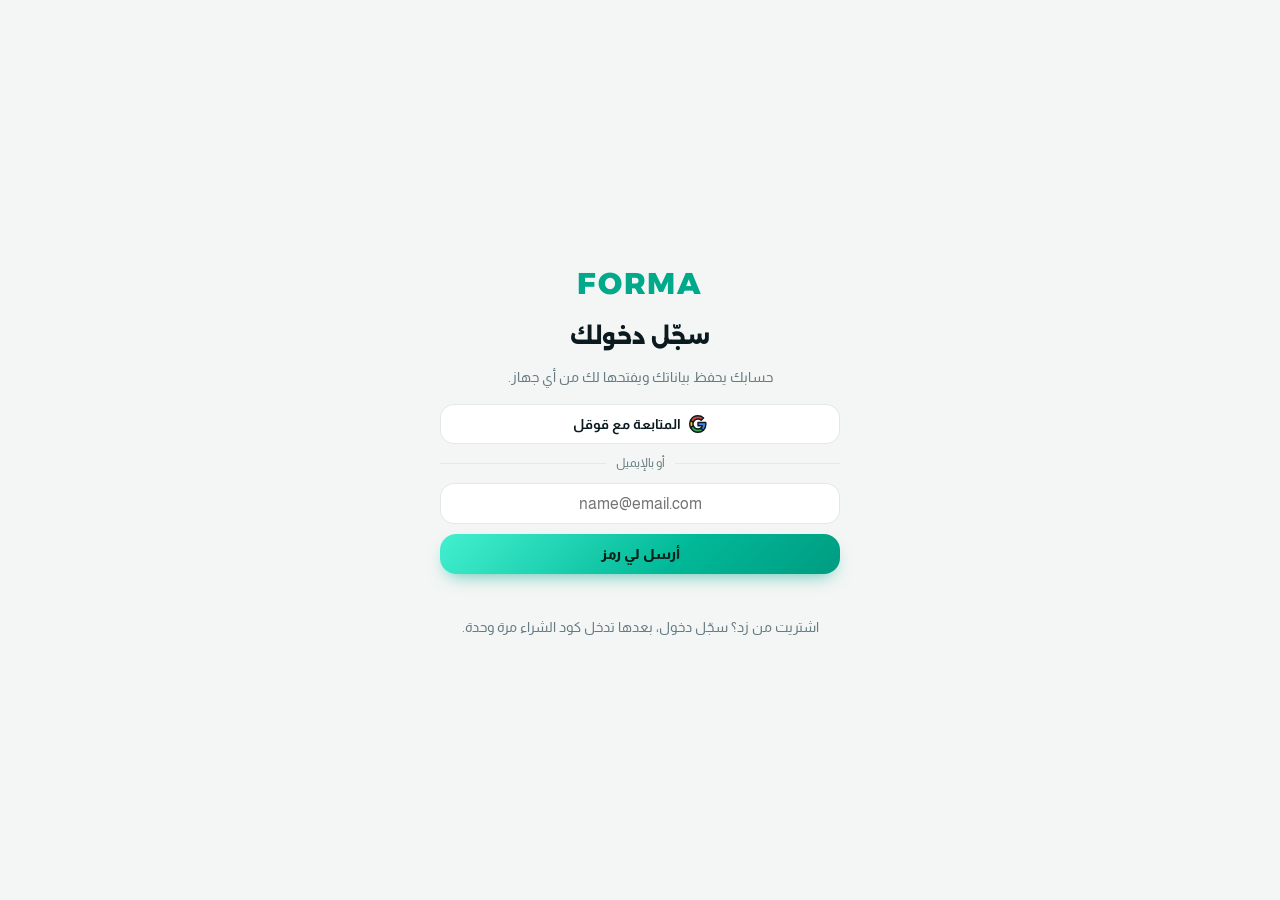
<file: index.html>
<!doctype html>
<html lang="ar" dir="rtl">
<head>
<meta charset="utf-8">
<meta name="viewport" content="width=device-width, initial-scale=1, viewport-fit=cover">
<title>FORMA</title>
<meta name="description" content="FORMA: أكلك وتمرينك ووزنك في مكان واحد">
<meta name="theme-color" content="#F3F6F5" media="(prefers-color-scheme: light)">
<meta name="theme-color" content="#0F181C" media="(prefers-color-scheme: dark)">
<link rel="manifest" href="manifest.webmanifest">
<link rel="icon" href="brand/icon-192.png" type="image/png">
<link rel="apple-touch-icon" href="brand/apple-touch-icon.png">
<meta name="apple-mobile-web-app-capable" content="yes">
<meta name="mobile-web-app-capable" content="yes">
<meta name="apple-mobile-web-app-title" content="FORMA">
<meta name="apple-mobile-web-app-status-bar-style" content="default">
<link rel="preconnect" href="https://fonts.googleapis.com">
<link rel="preconnect" href="https://fonts.gstatic.com" crossorigin>
<link rel="stylesheet" href="https://fonts.googleapis.com/css2?family=Alexandria:wght@400;500;600;700;800&family=Almarai:wght@400;700;800&display=swap">
<style>
/* FORMA. Layout: single phone column, sticky top bar, fixed tab bar, bottom sheets */
:root{
  --bg:#F1F3F1; --surface:#FFFFFF; --raise:#F7F9F8; --ink:#0F1513; --muted:#5E6B66; --line:#DCE2DF;
  --accent:#0E7A5A; --accent-ink:#0A5C44; --accent-soft:#DDEFE7; --on-accent:#FFFFFF;
  --hot:#C8501F; --hot-soft:#F8E3D9; --track:#E3E8E5; --slab:#0F1513; --on-slab:#F1F3F1; --slab-muted:#9AA7A1; --slab-accent:#6FDDB2;
  --display:"Alexandria","Almarai",system-ui,sans-serif;
  --body:"Almarai","Alexandria",system-ui,sans-serif;
  --r:20px;
  padding-top:env(safe-area-inset-top,0px);
}
@media (prefers-color-scheme: dark){:root:not([data-theme="light"]){
  --bg:#0B0F0E; --surface:#141A18; --raise:#1A211F; --ink:#E9EFEC; --muted:#8E9C96; --line:#243029;
  --accent:#3DCB95; --accent-ink:#5FDBAA; --accent-soft:#15322A; --on-accent:#06100C;
  --hot:#F07A4F; --hot-soft:#3A2018; --track:#202925; --slab:#16201D; --on-slab:#E9EFEC; --slab-muted:#8E9C96; --slab-accent:#3DCB95; color-scheme:dark}}
:root[data-theme="dark"]{
  --bg:#0B0F0E; --surface:#141A18; --raise:#1A211F; --ink:#E9EFEC; --muted:#8E9C96; --line:#243029;
  --accent:#3DCB95; --accent-ink:#5FDBAA; --accent-soft:#15322A; --on-accent:#06100C;
  --hot:#F07A4F; --hot-soft:#3A2018; --track:#202925; --slab:#16201D; --on-slab:#E9EFEC; --slab-muted:#8E9C96; --slab-accent:#3DCB95; color-scheme:dark}
*{box-sizing:border-box}
[hidden]{display:none!important}
html{-webkit-text-size-adjust:100%}
body{background:var(--bg);color:var(--ink);font-family:var(--body);font-size:15px;line-height:1.6;margin:0;direction:rtl;-webkit-tap-highlight-color:transparent}
body::before{content:"";position:fixed;inset:0 0 auto;height:env(safe-area-inset-top,0px);z-index:10;background:var(--bg)}
.app{max-width:480px;margin:0 auto;padding-left:max(16px,env(safe-area-inset-left,0px));padding-right:max(16px,env(safe-area-inset-right,0px));padding-block:0 calc(104px + env(safe-area-inset-bottom,0px))}
.num{font-family:var(--display);font-variant-numeric:tabular-nums;letter-spacing:-.01em}
header{position:sticky;top:env(safe-area-inset-top,0px);background:var(--bg);z-index:5;display:flex;align-items:center;justify-content:space-between;gap:8px;padding-block:14px 12px}
.logo{direction:ltr;display:flex;align-items:center;gap:9px;color:var(--ink)}
.logo .mk{width:32px;height:32px;flex:none;filter:drop-shadow(0 2px 6px rgba(22,35,41,.3))}.logo .wm{height:19px;width:auto;display:block}
.hright{display:flex;align-items:center;gap:8px}
.chipbtn{display:flex;align-items:center;gap:6px;background:var(--surface);border-radius:999px;padding:5px 12px;font-weight:700;font-size:13px;color:var(--ink);box-shadow:0 0 0 1px var(--line) inset}
.chipbtn svg{width:15px;height:15px}
.flame{fill:var(--hot)}
.iconbtn{width:36px;height:36px;padding:0;display:grid;place-items:center;background:var(--surface);border-radius:999px;color:var(--ink);box-shadow:0 0 0 1px var(--line) inset}
.iconbtn svg{width:18px;height:18px;stroke:currentColor;fill:none;stroke-width:1.8;stroke-linecap:round;stroke-linejoin:round}
h1,h2,h3{font-family:var(--display);margin:0;text-wrap:balance;font-weight:700}
h1{font-size:25px;line-height:1.35}
h2{font-size:17px}
h3{font-size:14px}
.sub{color:var(--muted);font-size:13px}
.lbl{font-size:12px;color:var(--muted);font-weight:700;letter-spacing:.02em}
.stack{display:flex;flex-direction:column;gap:14px}
.card{background:var(--surface);border-radius:var(--r);padding:16px;min-width:0;box-shadow:0 1px 0 var(--line),0 0 0 1px var(--line) inset}
.card.flat{box-shadow:none;background:var(--raise)}
.row{display:flex;align-items:center;justify-content:space-between;gap:10px}
.wrap{flex-wrap:wrap}
.wide{width:100%}
/* hero */
.hero{background:var(--slab);color:var(--on-slab);border-radius:24px;padding:18px 18px 16px;display:flex;flex-direction:column;gap:14px}
.hero .sub,.hero .lbl{color:var(--slab-muted)}
.big{font-family:var(--display);font-weight:800;font-size:56px;line-height:1;font-variant-numeric:tabular-nums;letter-spacing:-.02em}
.big small{font-size:15px;font-weight:600;color:var(--slab-muted);margin-inline-start:6px;letter-spacing:0}
.big.over{color:var(--hot)}
.meter{height:10px;border-radius:99px;background:color-mix(in srgb,var(--on-slab) 14%,transparent);overflow:hidden;display:flex}
.meter i{display:block;height:100%;background:var(--accent)}
.meter i.over{background:var(--hot)}
.macros{display:grid;grid-template-columns:repeat(3,1fr);gap:12px}
.mac{display:flex;flex-direction:column;gap:5px;min-width:0}
.mac .v{font-family:var(--display);font-weight:700;font-size:15px;font-variant-numeric:tabular-nums}
.mac .v span{color:var(--slab-muted);font-weight:500;font-size:12px}
.mbar{height:5px;border-radius:99px;background:color-mix(in srgb,var(--on-slab) 14%,transparent);overflow:hidden}
.mbar i{display:block;height:100%;border-radius:99px;background:var(--on-slab)}
.mac.p .mbar i{background:var(--accent)}
.mac.p .v{color:var(--slab-accent)}
.mac.p .mbar i{background:var(--slab-accent)}
.meter i{background:var(--slab-accent)}
/* buttons */
button{font-family:var(--body);font-size:14px;font-weight:700;border:0;border-radius:14px;padding:11px 14px;cursor:pointer;background:var(--accent-soft);color:var(--accent-ink);line-height:1.3}
button.primary{background:var(--accent);color:var(--on-accent)}
button.ink{background:var(--ink);color:var(--bg)}
button.ghost{background:none;color:var(--muted);padding:6px 8px;font-weight:700}
button.danger{background:var(--hot-soft);color:var(--hot)}
button.light{background:color-mix(in srgb,var(--on-slab) 12%,transparent);color:var(--on-slab)}
button:disabled{opacity:.35;cursor:default}
button:focus-visible,input:focus-visible,a:focus-visible{outline:3px solid var(--hot);outline-offset:2px}
.pill{display:inline-flex;align-items:center;gap:4px;font-size:11.5px;padding:3px 9px;border-radius:999px;background:var(--accent-soft);color:var(--accent-ink);font-weight:700;white-space:nowrap}
.pill.hot{background:var(--hot-soft);color:var(--hot)}
.pill.mute{background:var(--track);color:var(--muted)}
/* inputs */
input[type=search],input[type=number],input[type=text],input[type=date],input[type=email]{font-family:var(--body);font-size:16px;width:100%;padding:12px 14px;border-radius:14px;border:0;box-shadow:0 0 0 1px var(--line) inset;background:var(--surface);color:var(--ink);min-width:0}
.field{display:flex;flex-direction:column;gap:6px;min-width:0}
.field label,.flabel{font-size:12.5px;color:var(--muted);font-weight:700}
.grid2{display:grid;grid-template-columns:1fr 1fr;gap:10px}
.grid3{display:grid;grid-template-columns:repeat(3,1fr);gap:10px}
.seg{display:grid;gap:6px}
.seg button{background:var(--raise);color:var(--ink);font-weight:700;padding:11px 8px;text-align:center;box-shadow:0 0 0 1px var(--line) inset}
.seg button small{display:block;color:var(--muted);font-size:11px;font-weight:400;margin-top:2px}
.seg button[aria-pressed=true]{background:var(--ink);color:var(--bg);box-shadow:none}
.seg button[aria-pressed=true] small{color:var(--bg);opacity:.75}
.prog-opt{text-align:right!important;display:flex;justify-content:space-between;align-items:center;gap:8px}
.chips{display:flex;gap:8px;overflow-x:auto;padding-bottom:2px;scrollbar-width:none;margin-inline:-2px;padding-inline:2px}
.chips::-webkit-scrollbar{display:none}
.chip{white-space:nowrap;border-radius:999px;padding:8px 14px;background:var(--surface);box-shadow:0 0 0 1px var(--line) inset;color:var(--ink);font-weight:700;font-size:13px}
.chip[aria-pressed=true]{background:var(--ink);color:var(--bg);box-shadow:none}
/* lists */
.list{display:flex;flex-direction:column}
.item{display:flex;align-items:center;justify-content:space-between;gap:10px;padding:12px 2px;border-bottom:1px solid var(--line);background:none;border-radius:0;color:var(--ink);font-weight:400;text-align:right;width:100%}
.item:last-child{border-bottom:0}
.item .n{font-weight:700;min-width:0;flex:1;display:flex;flex-direction:column;gap:1px}
.item .n small{color:var(--muted);font-weight:400;font-size:12px}
.item .m{color:var(--muted);font-size:12.5px;font-variant-numeric:tabular-nums;white-space:nowrap;font-family:var(--display)}
.plus{width:34px;height:34px;border-radius:12px;display:grid;place-items:center;background:var(--accent-soft);color:var(--accent-ink);font-size:20px;font-weight:700;flex:none;font-family:var(--display)}
.daybar{display:flex;align-items:center;justify-content:space-between;gap:8px}
.daybar .d{font-family:var(--display);font-weight:700;font-size:17px}
.daybar button{width:40px;height:40px;padding:0;font-size:18px;background:var(--surface);color:var(--ink);box-shadow:0 0 0 1px var(--line) inset}
.meal-h{display:flex;align-items:center;justify-content:space-between;gap:8px;margin-bottom:2px}
.meal-h h3{font-size:14px}
.del{background:none;color:var(--muted);padding:4px 8px;font-size:20px;line-height:1}
.empty{color:var(--muted);font-size:13px;padding:6px 0}
.progress{height:8px;border-radius:99px;background:var(--track);overflow:hidden}
.progress i{display:block;height:100%;background:var(--accent);border-radius:99px}
/* training */
.ex{padding-block:14px;border-top:1px solid var(--line)}
.ex:first-child{border-top:0;padding-top:2px}
.ex-h{display:flex;align-items:flex-start;justify-content:space-between;gap:8px}
.ex a{color:var(--ink);font-weight:700;text-decoration:none;font-family:var(--display);font-size:15px;direction:ltr;unicode-bidi:isolate}
.ex .meta{display:flex;gap:6px;flex-wrap:wrap;margin-top:4px;align-items:center}
.ex .last{font-size:12px;color:var(--muted);font-variant-numeric:tabular-nums;margin-top:4px}
.sets{display:grid;grid-template-columns:24px 1fr 1fr 44px;gap:6px;align-items:center;margin-top:10px;font-variant-numeric:tabular-nums}
.sets input{padding:9px 6px;text-align:center;font-size:16px;font-family:var(--display)}
.sets input.pr{box-shadow:0 0 0 2px var(--accent) inset;background:var(--accent-soft)}
.sets .h{font-size:11px;color:var(--muted);text-align:center;font-weight:700}
.done{width:44px;height:42px;padding:0;border-radius:12px;background:var(--track);color:var(--muted);font-size:16px}
.done[aria-pressed=true]{background:var(--accent);color:var(--on-accent)}
.swap{padding:5px 10px;font-size:12px;border-radius:10px;background:var(--raise);color:var(--muted);box-shadow:0 0 0 1px var(--line) inset}
.rest{position:fixed;left:50%;transform:translateX(-50%);top:calc(64px + env(safe-area-inset-top,0px));z-index:7;background:var(--ink);color:var(--bg);border-radius:999px;padding:8px 16px;font-family:var(--display);font-weight:700;font-variant-numeric:tabular-nums;display:flex;gap:10px;align-items:center;font-size:14px}
.rest button{padding:2px 8px;background:none;color:var(--bg);opacity:.7;font-size:16px}
.guide{font-size:13px;color:var(--muted);line-height:1.8;margin:0;padding-inline-start:18px}
details summary{cursor:pointer;font-weight:700;font-size:13px;color:var(--ink);list-style:none}
details summary::-webkit-details-marker{display:none}
/* progress */
.grid28{display:grid;grid-template-columns:repeat(7,1fr);gap:6px;direction:ltr}
.grid28 i{aspect-ratio:1;border-radius:7px;background:var(--track);max-width:100%}
.grid28 i.f{background:color-mix(in srgb,var(--accent) 40%,var(--track))}
.grid28 i.w{background:var(--accent)}
.grid28 i.t{box-shadow:0 0 0 2px var(--ink) inset}
.legend{display:flex;gap:14px;font-size:12px;color:var(--muted);margin-top:10px;flex-wrap:wrap}
.legend b{display:inline-block;width:10px;height:10px;border-radius:3px;margin-inline-end:5px;vertical-align:middle}
.stats{display:grid;grid-template-columns:repeat(3,1fr);gap:8px}
.stat{background:var(--raise);border-radius:14px;padding:10px;display:flex;flex-direction:column;gap:2px;min-width:0}
.stat b{font-family:var(--display);font-size:18px;font-variant-numeric:tabular-nums}
.stat span{font-size:11.5px;color:var(--muted)}
/* nav */
nav{position:fixed;inset:auto 0 0;background:color-mix(in srgb,var(--surface) 92%,transparent);backdrop-filter:blur(14px);-webkit-backdrop-filter:blur(14px);border-top:1px solid var(--line);display:flex;justify-content:center;z-index:6;padding-bottom:env(safe-area-inset-bottom,0px);padding-left:env(safe-area-inset-left,0px);padding-right:env(safe-area-inset-right,0px)}
nav .in{display:grid;grid-template-columns:repeat(4,1fr);width:100%;max-width:480px}
nav button{background:none;color:var(--muted);border-radius:0;padding:10px 4px 12px;display:flex;flex-direction:column;align-items:center;gap:3px;font-size:11.5px}
nav button svg{width:23px;height:23px;stroke:currentColor;fill:none;stroke-width:1.8;stroke-linecap:round;stroke-linejoin:round}
nav button[aria-current=page]{color:var(--ink)}
nav button[aria-current=page] svg{stroke:var(--accent);stroke-width:2.2}
/* sheet */
.sheet-bg{position:fixed;inset:0;background:rgba(4,8,6,.5);z-index:20}
.sheet{position:fixed;inset:auto 0 0;z-index:21;background:var(--surface);border-radius:26px 26px 0 0;padding-block:10px calc(18px + env(safe-area-inset-bottom,0px));padding-left:max(16px,env(safe-area-inset-left,0px));padding-right:max(16px,env(safe-area-inset-right,0px));max-width:480px;margin:0 auto;max-height:90vh;overflow-y:auto}
.grab{width:40px;height:5px;border-radius:99px;background:var(--line);margin:0 auto 12px}
.amts{display:grid;grid-template-columns:repeat(3,1fr);gap:6px;margin:12px 0 10px}
.amts button,.meals button{padding:11px 0;background:var(--raise);color:var(--ink);box-shadow:0 0 0 1px var(--line) inset;font-family:var(--display)}
.amts button[aria-pressed=true]{background:var(--ink);color:var(--bg);box-shadow:none}
.meals{display:grid;grid-template-columns:repeat(4,1fr);gap:6px;margin:10px 0 12px}
.meals button{font-family:var(--body);font-size:13px;padding:9px 0}
.meals button[aria-pressed=true]{background:var(--accent);color:var(--on-accent);box-shadow:none}
.mrow{display:grid;grid-template-columns:repeat(4,1fr);gap:6px}
.mrow div{background:var(--raise);border-radius:12px;padding:8px 4px;text-align:center}
.mrow b{display:block;font-family:var(--display);font-size:16px;font-variant-numeric:tabular-nums}
.mrow span{font-size:11px;color:var(--muted)}
.check{display:flex;align-items:center;gap:8px;font-size:14px;margin:10px 0}
.check input{width:20px;height:20px;accent-color:var(--accent)}
.toast{position:fixed;left:50%;transform:translateX(-50%);bottom:calc(88px + env(safe-area-inset-bottom,0px));background:var(--ink);color:var(--bg);padding:11px 16px;border-radius:14px;z-index:30;font-weight:700;max-width:calc(100% - 32px);text-align:center;font-size:14px}
.note{font-size:12px;color:var(--muted);margin:0;line-height:1.7}
.center{text-align:center}
.install{background:var(--accent-soft);box-shadow:none}
.install ol{margin:6px 0 0;padding-inline-start:20px;color:var(--ink);font-size:13.5px}
.review{background:var(--raise);box-shadow:0 0 0 1px var(--line) inset}
.welcome{padding-block:26px 8px;display:flex;flex-direction:column;gap:8px}
.welcome .logo{margin-bottom:10px;gap:12px}.welcome .logo .mk{width:52px;height:52px}.welcome .logo .wm{height:30px}
.tip{display:flex;gap:12px;align-items:flex-start}
.tip .q{font-family:var(--display);font-weight:800;font-size:34px;line-height:.8;color:var(--accent)}
.tip p{margin:0;font-weight:700;font-size:15px;line-height:1.7}
.src{font-size:11px;color:var(--muted)}
svg text{fill:var(--muted);font-size:11px;font-family:var(--body)}
@media (prefers-reduced-motion:no-preference){.meter i,.mbar i,.progress i{transition:width .5s ease}}
.ed-sn{font-weight:700;font-size:17px}
.ed-ex{padding-block:12px;border-top:1px solid var(--line)}
.ed-top{display:flex;align-items:center;justify-content:space-between;gap:8px}
.ed-name{background:none;box-shadow:none;padding:4px 0;font-weight:700;color:var(--ink);text-align:left;flex:1;min-width:0;overflow-wrap:anywhere;font-size:15px;border-radius:0;text-decoration:underline dotted;text-decoration-color:var(--muted);text-underline-offset:5px}
.ed-move{display:flex;gap:4px;flex:none}
.ed-move button,.ed-step button{width:36px;height:36px;padding:0;border-radius:10px;font-size:16px;background:var(--raise);color:var(--ink);box-shadow:0 0 0 1px var(--line) inset}
.ed-move button:disabled{opacity:.3}
.ed-move .ed-rm{color:var(--hot)}
.ed-ctl{display:flex;align-items:center;gap:8px;margin-top:10px;flex-wrap:wrap}
.ed-step{display:flex;align-items:center;gap:8px;margin-inline-end:6px}
.ed-step b{min-width:16px;text-align:center;font-size:16px}
input.ed-reps{width:96px;padding:8px 10px}
.ed-add{background:transparent;color:var(--accent);box-shadow:none;border:1.5px dashed var(--line);font-weight:700}
.ed-day .swap{white-space:nowrap;flex:none}
.say{border:1.5px solid color-mix(in srgb,var(--accent) 35%,transparent)}
.say-in{display:flex;gap:8px;align-items:center}
.say-in input{flex:1}
.say-in .primary{padding-inline:18px;white-space:nowrap}
.mic{width:46px;height:46px;flex:none;padding:0;border-radius:14px;display:grid;place-items:center;background:var(--raise);box-shadow:0 0 0 1px var(--line) inset;color:var(--ink)}
.mic svg{width:22px;height:22px;fill:none;stroke:currentColor;stroke-width:2;stroke-linecap:round}
.mic.on{background:var(--hot);color:#fff;box-shadow:none;animation:pulse 1.2s infinite}
@keyframes pulse{50%{opacity:.6}}
.say-row{padding:10px 0;border-bottom:1px solid var(--line);display:grid;gap:8px}
.say-sel{width:100%;font:inherit;font-weight:700;padding:10px 12px;border-radius:12px;border:0;box-shadow:0 0 0 1px var(--line) inset;background:var(--surface);color:var(--ink)}
input.say-amt{width:96px;text-align:center;padding:8px 10px}
</style>
<link rel="stylesheet" href="plus.css">
</head>
<body>
<div class="app">
  <header id="hdr">
    <div class="logo" aria-label="FORMA"><svg class="mk" viewBox="0 0 512 512" aria-hidden="true"><defs><radialGradient id="fhbg" cx="0" cy="0" r="1.25"><stop offset="0" stop-color="#A9C4C6"/><stop offset=".4" stop-color="#3D616D"/><stop offset=".62" stop-color="#162329"/><stop offset="1" stop-color="#010101"/></radialGradient></defs><rect width="512" height="512" rx="120" fill="url(#fhbg)"/><path transform="translate(106.0 151.3) scale(3.000)" fill="#DBEAE5" d="M26.8 21.2 L26.5 21.1 L26.6 20.9 L27.0 20.4 L28.5 17.2 L29.0 16.6 L29.5 15.5 L30.1 14.9 L30.3 14.5 L30.5 14.5 L30.6 14.8 L30.8 14.7 L30.8 14.5 L30.5 14.3 L30.6 13.8 L30.8 13.5 L30.9 13.1 L31.5 12.5 L32.6 10.0 L33.2 9.4 L33.3 9.0 L33.9 8.4 L34.1 7.9 L36.7 5.2 L37.2 5.0 L37.8 4.5 L38.3 4.3 L38.9 3.8 L40.0 3.3 L40.7 2.7 L41.3 2.6 L42.4 2.0 L43.0 1.9 L43.4 1.7 L44.4 1.6 L44.9 1.3 L46.0 1.3 L46.5 1.0 L46.9 0.9 L98.1 0.9 L98.5 1.0 L98.7 1.1 L98.5 1.8 L97.6 3.5 L97.4 3.9 L96.9 4.5 L95.7 7.0 L95.2 7.6 L94.0 10.1 L93.5 10.7 L93.3 11.2 L92.5 12.0 L92.2 12.6 L90.2 14.6 L89.7 14.8 L88.9 15.6 L88.4 15.8 L87.8 16.3 L87.3 16.5 L86.7 17.0 L86.3 17.2 L85.3 17.7 L84.7 17.8 L84.2 18.1 L83.6 18.2 L83.2 18.4 L82.6 18.5 L82.2 18.8 L80.6 18.8 L80.1 19.1 L79.8 19.2 L32.0 19.2 L31.7 19.2 L31.3 19.5 L30.7 19.5 L30.3 19.8 L29.3 19.9 L29.0 20.1 L26.8 21.2Z M14.5 44.9 L14.1 44.9 L14.0 44.5 L15.0 42.7 L15.1 42.3 L15.7 41.7 L16.5 39.9 L17.0 39.3 L17.5 38.2 L18.0 37.6 L18.9 35.8 L19.4 35.2 L19.6 34.7 L20.1 34.1 L20.3 33.6 L21.1 32.8 L21.4 32.3 L24.8 28.9 L25.2 28.7 L25.8 28.2 L29.0 26.6 L29.3 26.4 L29.7 26.3 L30.0 26.1 L30.6 26.0 L31.1 25.7 L31.9 25.7 L32.6 25.3 L34.7 25.3 L35.2 25.0 L35.5 25.0 L75.6 25.0 L76.0 25.0 L76.3 25.2 L76.8 25.0 L77.1 25.1 L77.1 25.3 L76.6 25.8 L76.5 26.2 L76.3 26.5 L75.4 28.4 L75.0 28.7 L74.8 28.6 L74.7 28.3 L74.5 28.4 L74.5 28.6 L74.8 28.8 L74.8 29.2 L74.4 30.0 L73.8 30.5 L73.8 31.0 L72.8 32.7 L72.7 33.1 L72.2 33.7 L71.7 34.8 L71.1 35.4 L70.9 35.9 L70.1 36.7 L69.9 37.3 L68.6 38.6 L68.0 38.9 L66.9 40.0 L66.4 40.2 L65.8 40.7 L65.3 40.9 L63.6 41.8 L63.0 41.9 L61.9 42.5 L61.0 42.6 L60.4 42.9 L59.3 42.9 L58.8 43.2 L58.5 43.2 L19.9 43.2 L19.2 43.5 L17.7 43.5 L17.2 43.9 L16.6 43.9 L16.2 44.2 L15.6 44.3 L14.5 44.9Z M2.1 68.3 L1.3 68.3 L1.3 68.0 L1.4 67.7 L1.9 67.1 L2.4 66.0 L2.9 65.4 L3.4 64.3 L4.0 63.7 L5.1 61.2 L5.7 60.6 L6.2 59.5 L6.7 58.9 L6.9 58.5 L7.4 57.9 L7.6 57.4 L12.0 53.0 L12.5 52.8 L13.1 52.2 L13.5 52.1 L13.8 51.9 L14.2 51.7 L16.6 50.5 L17.2 50.4 L17.7 50.1 L18.6 50.0 L19.1 49.8 L20.0 49.7 L20.4 49.4 L20.7 49.4 L48.6 49.4 L49.7 49.4 L49.9 49.5 L49.8 49.8 L49.4 50.1 L49.4 50.6 L48.8 51.6 L48.6 52.0 L48.1 52.6 L47.9 53.1 L47.4 53.6 L46.9 54.8 L46.4 55.4 L45.2 57.9 L44.7 58.5 L44.5 58.9 L44.0 59.5 L43.8 60.0 L40.1 63.7 L39.6 63.9 L39.0 64.4 L38.5 64.6 L36.1 65.9 L35.5 65.9 L35.1 66.2 L34.5 66.3 L34.1 66.5 L33.5 66.6 L33.0 66.9 L31.1 66.9 L30.5 67.3 L5.5 67.3 L5.3 67.3 L4.8 67.6 L3.9 67.6 L3.4 67.9 L2.5 68.0 L2.1 68.3Z"/></svg><svg class="wm" viewBox="0 0 232 40" aria-hidden="true"><path fill="none" stroke="currentColor" stroke-width="3.4" d="M8 34V6H27M8 19.5H24M62 34.5a14.25 14.25 0 1 0 0-28.5a14.25 14.25 0 1 0 0 28.5zM98 34V6h12.5a8 8 0 0 1 0 16H98m13 0 10 12M146 34V6l14 20 14-20v28M196 34l14-28 14 28m-23.5-10h19"/></svg></div>
    <div class="hright">
      <div class="chipbtn" title="أيام متتالية سجلت فيها"><span id="streakIco" style="display:flex"></span><span id="streakN" class="num">0</span></div>
      <button class="iconbtn" id="gearB" aria-label="ملفي والإعدادات"></button>
    </div>
  </header>
  <main id="view" class="stack"></main>
</div>
<nav><div class="in">
  <button data-tab="today"><svg viewBox="0 0 24 24"><path d="M3 11.5 12 4l9 7.5"/><path d="M5.5 10v9.5h13V10"/></svg>اليوم</button>
  <button data-tab="food"><svg viewBox="0 0 24 24"><path d="M4 12h16a8 8 0 0 1-16 0z"/><path d="M8 8.5c0-1.6 1.5-1.6 1.5-3.2M12.5 8.5c0-1.6 1.5-1.6 1.5-3.2"/></svg>الأكل</button>
  <button data-tab="train"><svg viewBox="0 0 24 24"><path d="M2.5 10v4M5.5 7.5v9M18.5 7.5v9M21.5 10v4M5.5 12h13"/></svg>التمرين</button>
  <button data-tab="progress"><svg viewBox="0 0 24 24"><path d="M4 19.5h16"/><path d="M6 15.5l4-5 3 3 5-6.5"/></svg>تقدمي</button>
</div></nav>
<script src="lib/platform.js"></script>
<script src="lib/auth.js"></script>
<script src="lib/cloud.js"></script>
<script src="gate.js"></script>
<script src="foods.js"></script>
<script src="programs.js"></script>
<script src="smart.js"></script>
<script src="lib/coach.js"></script>
<script src="app.js"></script>
</body>
</html>
</file>
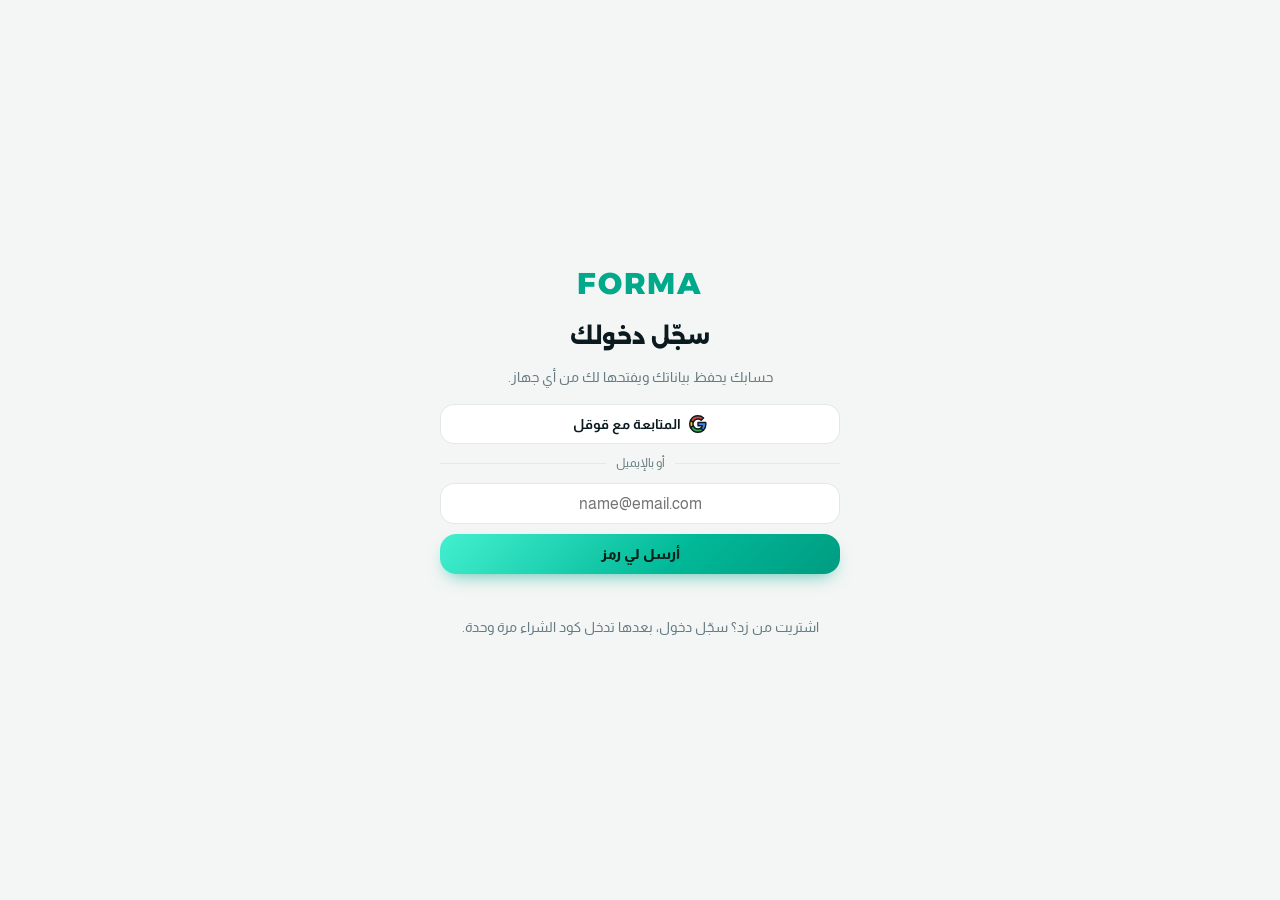
<file: jawad/index.html>
<!doctype html>
<html lang="ar" dir="rtl">
<head>
<meta charset="utf-8">
<meta name="viewport" content="width=device-width, initial-scale=1, viewport-fit=cover">
<title>FORMA جواد</title>
<meta name="description" content="FORMA: أكلك وتمرينك ووزنك في مكان واحد">
<meta name="theme-color" content="#EEF3F2" media="(prefers-color-scheme: light)">
<meta name="theme-color" content="#03080A" media="(prefers-color-scheme: dark)">
<link rel="manifest" href="manifest.webmanifest">
<link rel="icon" href="../brand/icon-192.png" type="image/png">
<link rel="apple-touch-icon" href="../brand/apple-touch-icon.png">
<meta name="apple-mobile-web-app-capable" content="yes">
<meta name="mobile-web-app-capable" content="yes">
<meta name="apple-mobile-web-app-title" content="FORMA جواد">
<meta name="apple-mobile-web-app-status-bar-style" content="default">
<link rel="preconnect" href="https://fonts.googleapis.com">
<link rel="preconnect" href="https://fonts.gstatic.com" crossorigin>
<link rel="stylesheet" href="https://fonts.googleapis.com/css2?family=Alexandria:wght@400;500;600;700;800&family=Almarai:wght@400;700;800&display=swap">
<style>
/* FORMA. Layout: single phone column, sticky top bar, fixed tab bar, bottom sheets */
:root{
  --bg:#F1F3F1; --surface:#FFFFFF; --raise:#F7F9F8; --ink:#0F1513; --muted:#5E6B66; --line:#DCE2DF;
  --accent:#0E7A5A; --accent-ink:#0A5C44; --accent-soft:#DDEFE7; --on-accent:#FFFFFF;
  --hot:#C8501F; --hot-soft:#F8E3D9; --track:#E3E8E5; --slab:#0F1513; --on-slab:#F1F3F1; --slab-muted:#9AA7A1; --slab-accent:#6FDDB2;
  --display:"Alexandria","Almarai",system-ui,sans-serif;
  --body:"Almarai","Alexandria",system-ui,sans-serif;
  --r:20px;
  padding-top:env(safe-area-inset-top,0px);
}
@media (prefers-color-scheme: dark){:root:not([data-theme="light"]){
  --bg:#0B0F0E; --surface:#141A18; --raise:#1A211F; --ink:#E9EFEC; --muted:#8E9C96; --line:#243029;
  --accent:#3DCB95; --accent-ink:#5FDBAA; --accent-soft:#15322A; --on-accent:#06100C;
  --hot:#F07A4F; --hot-soft:#3A2018; --track:#202925; --slab:#16201D; --on-slab:#E9EFEC; --slab-muted:#8E9C96; --slab-accent:#3DCB95; color-scheme:dark}}
:root[data-theme="dark"]{
  --bg:#0B0F0E; --surface:#141A18; --raise:#1A211F; --ink:#E9EFEC; --muted:#8E9C96; --line:#243029;
  --accent:#3DCB95; --accent-ink:#5FDBAA; --accent-soft:#15322A; --on-accent:#06100C;
  --hot:#F07A4F; --hot-soft:#3A2018; --track:#202925; --slab:#16201D; --on-slab:#E9EFEC; --slab-muted:#8E9C96; --slab-accent:#3DCB95; color-scheme:dark}
*{box-sizing:border-box}
[hidden]{display:none!important}
html{-webkit-text-size-adjust:100%}
body{background:var(--bg);color:var(--ink);font-family:var(--body);font-size:15px;line-height:1.6;margin:0;direction:rtl;-webkit-tap-highlight-color:transparent}
body::before{content:"";position:fixed;inset:0 0 auto;height:env(safe-area-inset-top,0px);z-index:10;background:var(--bg)}
.app{max-width:480px;margin:0 auto;padding-left:max(16px,env(safe-area-inset-left,0px));padding-right:max(16px,env(safe-area-inset-right,0px));padding-block:0 calc(104px + env(safe-area-inset-bottom,0px))}
.num{font-family:var(--display);font-variant-numeric:tabular-nums;letter-spacing:-.01em}
header{position:sticky;top:env(safe-area-inset-top,0px);background:var(--bg);z-index:5;display:flex;align-items:center;justify-content:space-between;gap:8px;padding-block:14px 12px}
.logo{direction:ltr;display:flex;align-items:center;gap:9px;color:var(--ink)}
.logo .mk{width:32px;height:32px;flex:none;filter:drop-shadow(0 2px 6px rgba(22,35,41,.3))}.logo .wm{height:19px;width:auto;display:block}
.hright{display:flex;align-items:center;gap:8px}
.chipbtn{display:flex;align-items:center;gap:6px;background:var(--surface);border-radius:999px;padding:5px 12px;font-weight:700;font-size:13px;color:var(--ink);box-shadow:0 0 0 1px var(--line) inset}
.chipbtn svg{width:15px;height:15px}
.flame{fill:var(--hot)}
.iconbtn{width:36px;height:36px;padding:0;display:grid;place-items:center;background:var(--surface);border-radius:999px;color:var(--ink);box-shadow:0 0 0 1px var(--line) inset}
.iconbtn svg{width:18px;height:18px;stroke:currentColor;fill:none;stroke-width:1.8;stroke-linecap:round;stroke-linejoin:round}
h1,h2,h3{font-family:var(--display);margin:0;text-wrap:balance;font-weight:700}
h1{font-size:25px;line-height:1.35}
h2{font-size:17px}
h3{font-size:14px}
.sub{color:var(--muted);font-size:13px}
.lbl{font-size:12px;color:var(--muted);font-weight:700;letter-spacing:.02em}
.stack{display:flex;flex-direction:column;gap:14px}
.card{background:var(--surface);border-radius:var(--r);padding:16px;min-width:0;box-shadow:0 1px 0 var(--line),0 0 0 1px var(--line) inset}
.card.flat{box-shadow:none;background:var(--raise)}
.row{display:flex;align-items:center;justify-content:space-between;gap:10px}
.wrap{flex-wrap:wrap}
.wide{width:100%}
/* hero */
.hero{background:var(--slab);color:var(--on-slab);border-radius:24px;padding:18px 18px 16px;display:flex;flex-direction:column;gap:14px}
.hero .sub,.hero .lbl{color:var(--slab-muted)}
.big{font-family:var(--display);font-weight:800;font-size:56px;line-height:1;font-variant-numeric:tabular-nums;letter-spacing:-.02em}
.big small{font-size:15px;font-weight:600;color:var(--slab-muted);margin-inline-start:6px;letter-spacing:0}
.big.over{color:var(--hot)}
.meter{height:10px;border-radius:99px;background:color-mix(in srgb,var(--on-slab) 14%,transparent);overflow:hidden;display:flex}
.meter i{display:block;height:100%;background:var(--accent)}
.meter i.over{background:var(--hot)}
.macros{display:grid;grid-template-columns:repeat(3,1fr);gap:12px}
.mac{display:flex;flex-direction:column;gap:5px;min-width:0}
.mac .v{font-family:var(--display);font-weight:700;font-size:15px;font-variant-numeric:tabular-nums}
.mac .v span{color:var(--slab-muted);font-weight:500;font-size:12px}
.mbar{height:5px;border-radius:99px;background:color-mix(in srgb,var(--on-slab) 14%,transparent);overflow:hidden}
.mbar i{display:block;height:100%;border-radius:99px;background:var(--on-slab)}
.mac.p .mbar i{background:var(--accent)}
.mac.p .v{color:var(--slab-accent)}
.mac.p .mbar i{background:var(--slab-accent)}
.meter i{background:var(--slab-accent)}
/* buttons */
button{font-family:var(--body);font-size:14px;font-weight:700;border:0;border-radius:14px;padding:11px 14px;cursor:pointer;background:var(--accent-soft);color:var(--accent-ink);line-height:1.3}
button.primary{background:var(--accent);color:var(--on-accent)}
button.ink{background:var(--ink);color:var(--bg)}
button.ghost{background:none;color:var(--muted);padding:6px 8px;font-weight:700}
button.danger{background:var(--hot-soft);color:var(--hot)}
button.light{background:color-mix(in srgb,var(--on-slab) 12%,transparent);color:var(--on-slab)}
button:disabled{opacity:.35;cursor:default}
button:focus-visible,input:focus-visible,a:focus-visible{outline:3px solid var(--hot);outline-offset:2px}
.pill{display:inline-flex;align-items:center;gap:4px;font-size:11.5px;padding:3px 9px;border-radius:999px;background:var(--accent-soft);color:var(--accent-ink);font-weight:700;white-space:nowrap}
.pill.hot{background:var(--hot-soft);color:var(--hot)}
.pill.mute{background:var(--track);color:var(--muted)}
/* inputs */
input[type=search],input[type=number],input[type=text],input[type=date],input[type=email]{font-family:var(--body);font-size:16px;width:100%;padding:12px 14px;border-radius:14px;border:0;box-shadow:0 0 0 1px var(--line) inset;background:var(--surface);color:var(--ink);min-width:0}
.field{display:flex;flex-direction:column;gap:6px;min-width:0}
.field label,.flabel{font-size:12.5px;color:var(--muted);font-weight:700}
.grid2{display:grid;grid-template-columns:1fr 1fr;gap:10px}
.grid3{display:grid;grid-template-columns:repeat(3,1fr);gap:10px}
.seg{display:grid;gap:6px}
.seg button{background:var(--raise);color:var(--ink);font-weight:700;padding:11px 8px;text-align:center;box-shadow:0 0 0 1px var(--line) inset}
.seg button small{display:block;color:var(--muted);font-size:11px;font-weight:400;margin-top:2px}
.seg button[aria-pressed=true]{background:var(--ink);color:var(--bg);box-shadow:none}
.seg button[aria-pressed=true] small{color:var(--bg);opacity:.75}
.prog-opt{text-align:right!important;display:flex;justify-content:space-between;align-items:center;gap:8px}
.chips{display:flex;gap:8px;overflow-x:auto;padding-bottom:2px;scrollbar-width:none;margin-inline:-2px;padding-inline:2px}
.chips::-webkit-scrollbar{display:none}
.chip{white-space:nowrap;border-radius:999px;padding:8px 14px;background:var(--surface);box-shadow:0 0 0 1px var(--line) inset;color:var(--ink);font-weight:700;font-size:13px}
.chip[aria-pressed=true]{background:var(--ink);color:var(--bg);box-shadow:none}
/* lists */
.list{display:flex;flex-direction:column}
.item{display:flex;align-items:center;justify-content:space-between;gap:10px;padding:12px 2px;border-bottom:1px solid var(--line);background:none;border-radius:0;color:var(--ink);font-weight:400;text-align:right;width:100%}
.item:last-child{border-bottom:0}
.item .n{font-weight:700;min-width:0;flex:1;display:flex;flex-direction:column;gap:1px}
.item .n small{color:var(--muted);font-weight:400;font-size:12px}
.item .m{color:var(--muted);font-size:12.5px;font-variant-numeric:tabular-nums;white-space:nowrap;font-family:var(--display)}
.plus{width:34px;height:34px;border-radius:12px;display:grid;place-items:center;background:var(--accent-soft);color:var(--accent-ink);font-size:20px;font-weight:700;flex:none;font-family:var(--display)}
.daybar{display:flex;align-items:center;justify-content:space-between;gap:8px}
.daybar .d{font-family:var(--display);font-weight:700;font-size:17px}
.daybar button{width:40px;height:40px;padding:0;font-size:18px;background:var(--surface);color:var(--ink);box-shadow:0 0 0 1px var(--line) inset}
.meal-h{display:flex;align-items:center;justify-content:space-between;gap:8px;margin-bottom:2px}
.meal-h h3{font-size:14px}
.del{background:none;color:var(--muted);padding:4px 8px;font-size:20px;line-height:1}
.empty{color:var(--muted);font-size:13px;padding:6px 0}
.progress{height:8px;border-radius:99px;background:var(--track);overflow:hidden}
.progress i{display:block;height:100%;background:var(--accent);border-radius:99px}
/* training */
.ex{padding-block:14px;border-top:1px solid var(--line)}
.ex:first-child{border-top:0;padding-top:2px}
.ex-h{display:flex;align-items:flex-start;justify-content:space-between;gap:8px}
.ex a{color:var(--ink);font-weight:700;text-decoration:none;font-family:var(--display);font-size:15px;direction:ltr;unicode-bidi:isolate}
.ex .meta{display:flex;gap:6px;flex-wrap:wrap;margin-top:4px;align-items:center}
.ex .last{font-size:12px;color:var(--muted);font-variant-numeric:tabular-nums;margin-top:4px}
.sets{display:grid;grid-template-columns:24px 1fr 1fr 44px;gap:6px;align-items:center;margin-top:10px;font-variant-numeric:tabular-nums}
.sets input{padding:9px 6px;text-align:center;font-size:16px;font-family:var(--display)}
.sets input.pr{box-shadow:0 0 0 2px var(--accent) inset;background:var(--accent-soft)}
.sets .h{font-size:11px;color:var(--muted);text-align:center;font-weight:700}
.done{width:44px;height:42px;padding:0;border-radius:12px;background:var(--track);color:var(--muted);font-size:16px}
.done[aria-pressed=true]{background:var(--accent);color:var(--on-accent)}
.swap{padding:5px 10px;font-size:12px;border-radius:10px;background:var(--raise);color:var(--muted);box-shadow:0 0 0 1px var(--line) inset}
.rest{position:fixed;left:50%;transform:translateX(-50%);top:calc(64px + env(safe-area-inset-top,0px));z-index:7;background:var(--ink);color:var(--bg);border-radius:999px;padding:8px 16px;font-family:var(--display);font-weight:700;font-variant-numeric:tabular-nums;display:flex;gap:10px;align-items:center;font-size:14px}
.rest button{padding:2px 8px;background:none;color:var(--bg);opacity:.7;font-size:16px}
.guide{font-size:13px;color:var(--muted);line-height:1.8;margin:0;padding-inline-start:18px}
details summary{cursor:pointer;font-weight:700;font-size:13px;color:var(--ink);list-style:none}
details summary::-webkit-details-marker{display:none}
/* progress */
.grid28{display:grid;grid-template-columns:repeat(7,1fr);gap:6px;direction:ltr}
.grid28 i{aspect-ratio:1;border-radius:7px;background:var(--track);max-width:100%}
.grid28 i.f{background:color-mix(in srgb,var(--accent) 40%,var(--track))}
.grid28 i.w{background:var(--accent)}
.grid28 i.t{box-shadow:0 0 0 2px var(--ink) inset}
.legend{display:flex;gap:14px;font-size:12px;color:var(--muted);margin-top:10px;flex-wrap:wrap}
.legend b{display:inline-block;width:10px;height:10px;border-radius:3px;margin-inline-end:5px;vertical-align:middle}
.stats{display:grid;grid-template-columns:repeat(3,1fr);gap:8px}
.stat{background:var(--raise);border-radius:14px;padding:10px;display:flex;flex-direction:column;gap:2px;min-width:0}
.stat b{font-family:var(--display);font-size:18px;font-variant-numeric:tabular-nums}
.stat span{font-size:11.5px;color:var(--muted)}
/* nav */
nav{position:fixed;inset:auto 0 0;background:color-mix(in srgb,var(--surface) 92%,transparent);backdrop-filter:blur(14px);-webkit-backdrop-filter:blur(14px);border-top:1px solid var(--line);display:flex;justify-content:center;z-index:6;padding-bottom:env(safe-area-inset-bottom,0px);padding-left:env(safe-area-inset-left,0px);padding-right:env(safe-area-inset-right,0px)}
nav .in{display:grid;grid-template-columns:repeat(4,1fr);width:100%;max-width:480px}
nav button{background:none;color:var(--muted);border-radius:0;padding:10px 4px 12px;display:flex;flex-direction:column;align-items:center;gap:3px;font-size:11.5px}
nav button svg{width:23px;height:23px;stroke:currentColor;fill:none;stroke-width:1.8;stroke-linecap:round;stroke-linejoin:round}
nav button[aria-current=page]{color:var(--ink)}
nav button[aria-current=page] svg{stroke:var(--accent);stroke-width:2.2}
/* sheet */
.sheet-bg{position:fixed;inset:0;background:rgba(4,8,6,.5);z-index:20}
.sheet{position:fixed;inset:auto 0 0;z-index:21;background:var(--surface);border-radius:26px 26px 0 0;padding-block:10px calc(18px + env(safe-area-inset-bottom,0px));padding-left:max(16px,env(safe-area-inset-left,0px));padding-right:max(16px,env(safe-area-inset-right,0px));max-width:480px;margin:0 auto;max-height:90vh;overflow-y:auto}
.grab{width:40px;height:5px;border-radius:99px;background:var(--line);margin:0 auto 12px}
.amts{display:grid;grid-template-columns:repeat(3,1fr);gap:6px;margin:12px 0 10px}
.amts button,.meals button{padding:11px 0;background:var(--raise);color:var(--ink);box-shadow:0 0 0 1px var(--line) inset;font-family:var(--display)}
.amts button[aria-pressed=true]{background:var(--ink);color:var(--bg);box-shadow:none}
.meals{display:grid;grid-template-columns:repeat(4,1fr);gap:6px;margin:10px 0 12px}
.meals button{font-family:var(--body);font-size:13px;padding:9px 0}
.meals button[aria-pressed=true]{background:var(--accent);color:var(--on-accent);box-shadow:none}
.mrow{display:grid;grid-template-columns:repeat(4,1fr);gap:6px}
.mrow div{background:var(--raise);border-radius:12px;padding:8px 4px;text-align:center}
.mrow b{display:block;font-family:var(--display);font-size:16px;font-variant-numeric:tabular-nums}
.mrow span{font-size:11px;color:var(--muted)}
.check{display:flex;align-items:center;gap:8px;font-size:14px;margin:10px 0}
.check input{width:20px;height:20px;accent-color:var(--accent)}
.toast{position:fixed;left:50%;transform:translateX(-50%);bottom:calc(88px + env(safe-area-inset-bottom,0px));background:var(--ink);color:var(--bg);padding:11px 16px;border-radius:14px;z-index:30;font-weight:700;max-width:calc(100% - 32px);text-align:center;font-size:14px}
.note{font-size:12px;color:var(--muted);margin:0;line-height:1.7}
.center{text-align:center}
.install{background:var(--accent-soft);box-shadow:none}
.install ol{margin:6px 0 0;padding-inline-start:20px;color:var(--ink);font-size:13.5px}
.review{background:var(--raise);box-shadow:0 0 0 1px var(--line) inset}
.welcome{padding-block:26px 8px;display:flex;flex-direction:column;gap:8px}
.welcome .logo{margin-bottom:10px;gap:12px}.welcome .logo .mk{width:52px;height:52px}.welcome .logo .wm{height:30px}
.tip{display:flex;gap:12px;align-items:flex-start}
.tip .q{font-family:var(--display);font-weight:800;font-size:34px;line-height:.8;color:var(--accent)}
.tip p{margin:0;font-weight:700;font-size:15px;line-height:1.7}
.src{font-size:11px;color:var(--muted)}
svg text{fill:var(--muted);font-size:11px;font-family:var(--body)}
@media (prefers-reduced-motion:no-preference){.meter i,.mbar i,.progress i{transition:width .5s ease}}
.ed-sn{font-weight:700;font-size:17px}
.ed-ex{padding-block:12px;border-top:1px solid var(--line)}
.ed-top{display:flex;align-items:center;justify-content:space-between;gap:8px}
.ed-name{background:none;box-shadow:none;padding:4px 0;font-weight:700;color:var(--ink);text-align:left;flex:1;min-width:0;overflow-wrap:anywhere;font-size:15px;border-radius:0;text-decoration:underline dotted;text-decoration-color:var(--muted);text-underline-offset:5px}
.ed-move{display:flex;gap:4px;flex:none}
.ed-move button,.ed-step button{width:36px;height:36px;padding:0;border-radius:10px;font-size:16px;background:var(--raise);color:var(--ink);box-shadow:0 0 0 1px var(--line) inset}
.ed-move button:disabled{opacity:.3}
.ed-move .ed-rm{color:var(--hot)}
.ed-ctl{display:flex;align-items:center;gap:8px;margin-top:10px;flex-wrap:wrap}
.ed-step{display:flex;align-items:center;gap:8px;margin-inline-end:6px}
.ed-step b{min-width:16px;text-align:center;font-size:16px}
input.ed-reps{width:96px;padding:8px 10px}
.ed-add{background:transparent;color:var(--accent);box-shadow:none;border:1.5px dashed var(--line);font-weight:700}
.ed-day .swap{white-space:nowrap;flex:none}
.say{border:1.5px solid color-mix(in srgb,var(--accent) 35%,transparent)}
.say-in{display:flex;gap:8px;align-items:center}
.say-in input{flex:1}
.say-in .primary{padding-inline:18px;white-space:nowrap}
.mic{width:46px;height:46px;flex:none;padding:0;border-radius:14px;display:grid;place-items:center;background:var(--raise);box-shadow:0 0 0 1px var(--line) inset;color:var(--ink)}
.mic svg{width:22px;height:22px;fill:none;stroke:currentColor;stroke-width:2;stroke-linecap:round}
.mic.on{background:var(--hot);color:#fff;box-shadow:none;animation:pulse 1.2s infinite}
@keyframes pulse{50%{opacity:.6}}
.say-row{padding:10px 0;border-bottom:1px solid var(--line);display:grid;gap:8px}
.say-sel{width:100%;font:inherit;font-weight:700;padding:10px 12px;border-radius:12px;border:0;box-shadow:0 0 0 1px var(--line) inset;background:var(--surface);color:var(--ink)}
input.say-amt{width:96px;text-align:center;padding:8px 10px}
</style>
<link rel="stylesheet" href="../plus.css">
</head>
<body>
<div class="app">
  <header id="hdr">
    <div class="logo" aria-label="FORMA"><svg class="mk" viewBox="0 0 512 512" aria-hidden="true"><defs><radialGradient id="fhbg" cx="0" cy="0" r="1.25"><stop offset="0" stop-color="#A9C4C6"/><stop offset=".4" stop-color="#3D616D"/><stop offset=".62" stop-color="#162329"/><stop offset="1" stop-color="#010101"/></radialGradient></defs><rect width="512" height="512" rx="120" fill="url(#fhbg)"/><path transform="translate(106.0 151.3) scale(3.000)" fill="#DBEAE5" d="M26.8 21.2 L26.5 21.1 L26.6 20.9 L27.0 20.4 L28.5 17.2 L29.0 16.6 L29.5 15.5 L30.1 14.9 L30.3 14.5 L30.5 14.5 L30.6 14.8 L30.8 14.7 L30.8 14.5 L30.5 14.3 L30.6 13.8 L30.8 13.5 L30.9 13.1 L31.5 12.5 L32.6 10.0 L33.2 9.4 L33.3 9.0 L33.9 8.4 L34.1 7.9 L36.7 5.2 L37.2 5.0 L37.8 4.5 L38.3 4.3 L38.9 3.8 L40.0 3.3 L40.7 2.7 L41.3 2.6 L42.4 2.0 L43.0 1.9 L43.4 1.7 L44.4 1.6 L44.9 1.3 L46.0 1.3 L46.5 1.0 L46.9 0.9 L98.1 0.9 L98.5 1.0 L98.7 1.1 L98.5 1.8 L97.6 3.5 L97.4 3.9 L96.9 4.5 L95.7 7.0 L95.2 7.6 L94.0 10.1 L93.5 10.7 L93.3 11.2 L92.5 12.0 L92.2 12.6 L90.2 14.6 L89.7 14.8 L88.9 15.6 L88.4 15.8 L87.8 16.3 L87.3 16.5 L86.7 17.0 L86.3 17.2 L85.3 17.7 L84.7 17.8 L84.2 18.1 L83.6 18.2 L83.2 18.4 L82.6 18.5 L82.2 18.8 L80.6 18.8 L80.1 19.1 L79.8 19.2 L32.0 19.2 L31.7 19.2 L31.3 19.5 L30.7 19.5 L30.3 19.8 L29.3 19.9 L29.0 20.1 L26.8 21.2Z M14.5 44.9 L14.1 44.9 L14.0 44.5 L15.0 42.7 L15.1 42.3 L15.7 41.7 L16.5 39.9 L17.0 39.3 L17.5 38.2 L18.0 37.6 L18.9 35.8 L19.4 35.2 L19.6 34.7 L20.1 34.1 L20.3 33.6 L21.1 32.8 L21.4 32.3 L24.8 28.9 L25.2 28.7 L25.8 28.2 L29.0 26.6 L29.3 26.4 L29.7 26.3 L30.0 26.1 L30.6 26.0 L31.1 25.7 L31.9 25.7 L32.6 25.3 L34.7 25.3 L35.2 25.0 L35.5 25.0 L75.6 25.0 L76.0 25.0 L76.3 25.2 L76.8 25.0 L77.1 25.1 L77.1 25.3 L76.6 25.8 L76.5 26.2 L76.3 26.5 L75.4 28.4 L75.0 28.7 L74.8 28.6 L74.7 28.3 L74.5 28.4 L74.5 28.6 L74.8 28.8 L74.8 29.2 L74.4 30.0 L73.8 30.5 L73.8 31.0 L72.8 32.7 L72.7 33.1 L72.2 33.7 L71.7 34.8 L71.1 35.4 L70.9 35.9 L70.1 36.7 L69.9 37.3 L68.6 38.6 L68.0 38.9 L66.9 40.0 L66.4 40.2 L65.8 40.7 L65.3 40.9 L63.6 41.8 L63.0 41.9 L61.9 42.5 L61.0 42.6 L60.4 42.9 L59.3 42.9 L58.8 43.2 L58.5 43.2 L19.9 43.2 L19.2 43.5 L17.7 43.5 L17.2 43.9 L16.6 43.9 L16.2 44.2 L15.6 44.3 L14.5 44.9Z M2.1 68.3 L1.3 68.3 L1.3 68.0 L1.4 67.7 L1.9 67.1 L2.4 66.0 L2.9 65.4 L3.4 64.3 L4.0 63.7 L5.1 61.2 L5.7 60.6 L6.2 59.5 L6.7 58.9 L6.9 58.5 L7.4 57.9 L7.6 57.4 L12.0 53.0 L12.5 52.8 L13.1 52.2 L13.5 52.1 L13.8 51.9 L14.2 51.7 L16.6 50.5 L17.2 50.4 L17.7 50.1 L18.6 50.0 L19.1 49.8 L20.0 49.7 L20.4 49.4 L20.7 49.4 L48.6 49.4 L49.7 49.4 L49.9 49.5 L49.8 49.8 L49.4 50.1 L49.4 50.6 L48.8 51.6 L48.6 52.0 L48.1 52.6 L47.9 53.1 L47.4 53.6 L46.9 54.8 L46.4 55.4 L45.2 57.9 L44.7 58.5 L44.5 58.9 L44.0 59.5 L43.8 60.0 L40.1 63.7 L39.6 63.9 L39.0 64.4 L38.5 64.6 L36.1 65.9 L35.5 65.9 L35.1 66.2 L34.5 66.3 L34.1 66.5 L33.5 66.6 L33.0 66.9 L31.1 66.9 L30.5 67.3 L5.5 67.3 L5.3 67.3 L4.8 67.6 L3.9 67.6 L3.4 67.9 L2.5 68.0 L2.1 68.3Z"/></svg><svg class="wm" viewBox="0 0 232 40" aria-hidden="true"><path fill="none" stroke="currentColor" stroke-width="3.4" d="M8 34V6H27M8 19.5H24M62 34.5a14.25 14.25 0 1 0 0-28.5a14.25 14.25 0 1 0 0 28.5zM98 34V6h12.5a8 8 0 0 1 0 16H98m13 0 10 12M146 34V6l14 20 14-20v28M196 34l14-28 14 28m-23.5-10h19"/></svg></div>
    <div class="hright">
      <div class="chipbtn" title="أيام متتالية سجلت فيها"><span id="streakIco" style="display:flex"></span><span id="streakN" class="num">0</span></div>
      <button class="iconbtn" id="gearB" aria-label="ملفي والإعدادات"></button>
    </div>
  </header>
  <main id="view" class="stack"></main>
</div>
<nav><div class="in">
  <button data-tab="today"><svg viewBox="0 0 24 24"><path d="M3 11.5 12 4l9 7.5"/><path d="M5.5 10v9.5h13V10"/></svg>اليوم</button>
  <button data-tab="food"><svg viewBox="0 0 24 24"><path d="M4 12h16a8 8 0 0 1-16 0z"/><path d="M8 8.5c0-1.6 1.5-1.6 1.5-3.2M12.5 8.5c0-1.6 1.5-1.6 1.5-3.2"/></svg>الأكل</button>
  <button data-tab="train"><svg viewBox="0 0 24 24"><path d="M2.5 10v4M5.5 7.5v9M18.5 7.5v9M21.5 10v4M5.5 12h13"/></svg>التمرين</button>
  <button data-tab="progress"><svg viewBox="0 0 24 24"><path d="M4 19.5h16"/><path d="M6 15.5l4-5 3 3 5-6.5"/></svg>تقدمي</button>
</div></nav>
<script src="../foods.js"></script>
<script src="../programs.js"></script>
<script src="config.js"></script>
<script src="../lib/auth.js"></script>
<script src="../gate.js"></script>
<script src="../smart.js"></script>
<script src="../lib/platform.js"></script>
<script src="../lib/cloud.js"></script>
<script src="../lib/coach.js"></script>
<script src="../app.js"></script>
</body>
</html>
</file>
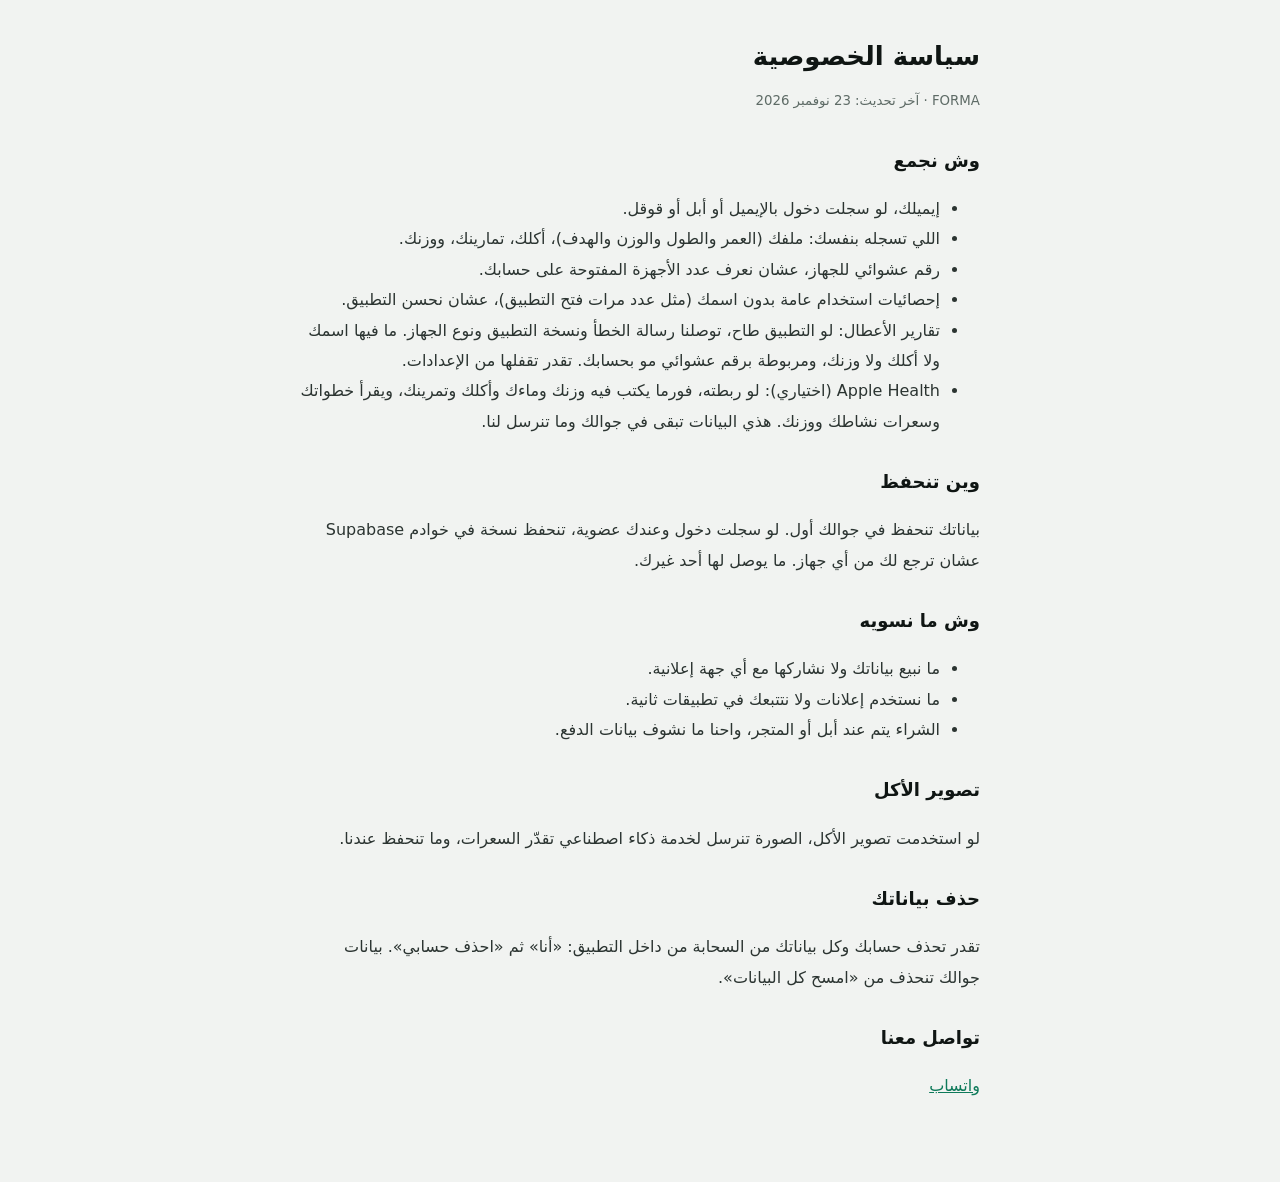
<file: privacy.html>
<!DOCTYPE html>
<html lang="ar" dir="rtl">
<head>
<meta charset="utf-8">
<meta name="viewport" content="width=device-width, initial-scale=1">
<title>FORMA · سياسة الخصوصية</title>
<style>
  body{margin:0;background:#F1F3F1;color:#0F1513;font:16px/1.9 system-ui,-apple-system,"Segoe UI",Tahoma,sans-serif}
  main{max-width:680px;margin:0 auto;padding:32px 20px 64px}
  h1{font-size:26px;margin:0 0 4px}h2{font-size:18px;margin:28px 0 6px}
  p,li{color:#2b3431}small{color:#5E6B66}a{color:#0E7A5A}
  @media(prefers-color-scheme:dark){body{background:#0B0F0E;color:#E9EFEC}p,li{color:#C9D2CE}a{color:#3DCB95}}
</style>
</head>
<body>
<main>
<h1>سياسة الخصوصية</h1>
<small>FORMA · آخر تحديث: 23 نوفمبر 2026</small>

<h2>وش نجمع</h2>
<ul>
  <li>إيميلك، لو سجلت دخول بالإيميل أو أبل أو قوقل.</li>
  <li>اللي تسجله بنفسك: ملفك (العمر والطول والوزن والهدف)، أكلك، تمارينك، ووزنك.</li>
  <li>رقم عشوائي للجهاز، عشان نعرف عدد الأجهزة المفتوحة على حسابك.</li>
  <li>إحصائيات استخدام عامة بدون اسمك (مثل عدد مرات فتح التطبيق)، عشان نحسن التطبيق.</li>
  <li>تقارير الأعطال: لو التطبيق طاح، توصلنا رسالة الخطأ ونسخة التطبيق ونوع الجهاز. ما فيها اسمك ولا أكلك ولا وزنك، ومربوطة برقم عشوائي مو بحسابك. تقدر تقفلها من الإعدادات.</li>
  <li>Apple Health (اختياري): لو ربطته، فورما يكتب فيه وزنك وماءك وأكلك وتمرينك، ويقرأ خطواتك وسعرات نشاطك ووزنك. هذي البيانات تبقى في جوالك وما تنرسل لنا.</li>
</ul>

<h2>وين تنحفظ</h2>
<p>بياناتك تنحفظ في جوالك أول. لو سجلت دخول وعندك عضوية، تنحفظ نسخة في خوادم Supabase عشان ترجع لك من أي جهاز. ما يوصل لها أحد غيرك.</p>

<h2>وش ما نسويه</h2>
<ul>
  <li>ما نبيع بياناتك ولا نشاركها مع أي جهة إعلانية.</li>
  <li>ما نستخدم إعلانات ولا نتتبعك في تطبيقات ثانية.</li>
  <li>الشراء يتم عند أبل أو المتجر، واحنا ما نشوف بيانات الدفع.</li>
</ul>

<h2>تصوير الأكل</h2>
<p>لو استخدمت تصوير الأكل، الصورة تنرسل لخدمة ذكاء اصطناعي تقدّر السعرات، وما تنحفظ عندنا.</p>

<h2>حذف بياناتك</h2>
<p>تقدر تحذف حسابك وكل بياناتك من السحابة من داخل التطبيق: «أنا» ثم «احذف حسابي». بيانات جوالك تنحذف من «امسح كل البيانات».</p>

<h2>تواصل معنا</h2>
<p><a href="https://wa.me/966550496981">واتساب</a></p>
</main>
</body>
</html>
</file>
<file: plus.css>
/* FORMA 2.5: الباركود، البداية، التمرين، المشاركة */
button svg{width:18px;height:18px;stroke:currentColor;fill:none;stroke-width:1.9;stroke-linecap:round;stroke-linejoin:round;vertical-align:-4px}
.scanb{width:46px;height:46px;flex:none;padding:0;display:grid;place-items:center;background:var(--surface);color:var(--ink);box-shadow:0 0 0 1px var(--line) inset}
.scanb svg{width:22px;height:22px}
.scanbox{position:relative;margin-top:12px;border-radius:20px;overflow:hidden;background:#000;aspect-ratio:4/3}
.scanbox video{width:100%;height:100%;object-fit:cover;display:block}
.scanframe{position:absolute;inset:0;display:grid;place-items:center;pointer-events:none}
.scanframe i{width:72%;height:34%;border-radius:16px;box-shadow:0 0 0 2000px rgba(0,0,0,.38);outline:3px solid #5FD8CB;outline-offset:-3px;position:relative;overflow:hidden}
.scanframe i::after{content:"";position:absolute;left:0;right:0;top:0;height:2px;background:#5FD8CB;box-shadow:0 0 12px #5FD8CB;animation:scanline 1.6s ease-in-out infinite alternate}
@keyframes scanline{to{top:calc(100% - 2px)}}
.scanmsg{position:absolute;inset:auto 0 10px;text-align:center;color:#fff;font-weight:700;font-size:13px;text-shadow:0 1px 3px rgba(0,0,0,.6)}

/* البداية */
.wz-top{display:flex;align-items:center;gap:12px;padding-top:18px;min-height:52px}
.wz-logo{margin:0}.wz-logo .mk{width:34px;height:34px}.wz-logo .wm{display:none}
.wz-back{font-size:20px;padding:6px 10px;color:var(--ink)}
.wz-bar{flex:1;height:6px;border-radius:99px;background:var(--track);overflow:hidden}
.wz-bar i{display:block;height:100%;background:var(--accent);border-radius:99px;transition:width .4s ease}
.wz{animation:wzIn .35s ease both}
@keyframes wzIn{from{opacity:0;transform:translateX(-14px)}to{opacity:1;transform:none}}
.wz-q{padding-block:14px 4px}.wz-q h1{font-size:28px}
.wz-opts{grid-template-columns:1fr}
.wz-opts button{padding:18px 16px;font-size:16px;text-align:right;border-radius:18px}
.wz-opts button small{font-size:12.5px;margin-top:4px}
.wz-next{margin-top:6px;padding:15px;font-size:16px}

/* خطتك جاهزة */
.plan{display:flex;flex-direction:column;gap:14px;padding-top:6px}
.plan-h{display:flex;flex-direction:column;gap:8px;align-items:flex-start}.plan-h h1{font-size:27px}
.plan-mac{display:grid;grid-template-columns:repeat(3,1fr);gap:8px}
.plan-mac div{background:color-mix(in srgb,var(--on-slab) 8%,transparent);border-radius:14px;padding:10px;text-align:center}
.plan-mac b{display:block;font-family:var(--display);font-size:22px;font-weight:800;color:var(--slab-accent)}
.plan-mac span{font-size:12px;color:var(--slab-muted)}
.plan-chart{width:100%;height:auto;display:block;margin-top:4px;direction:ltr}
.plan-chart text{font-size:12px}
.pj-line{stroke-dasharray:900;stroke-dashoffset:900;animation:draw 1.4s .5s ease forwards}
@keyframes draw{to{stroke-dashoffset:0}}
.plan-steps{margin:0;padding-inline-start:20px;display:flex;flex-direction:column;gap:8px;font-size:14px;line-height:1.7}
.rise{animation:rise .5s cubic-bezier(.2,.8,.2,1) both;animation-delay:calc(var(--d,0)*90ms)}
@keyframes rise{from{opacity:0;transform:translateY(14px)}to{opacity:1;transform:none}}

/* التمرين */
.ex-list{padding-block:8px}
.ex{scroll-margin-top:80px}
.ex-c{display:flex;align-items:center;gap:12px;width:100%;background:none;border-radius:0;padding:12px 2px;border-top:1px solid var(--line);color:var(--ink);text-align:right;font-weight:400}
.ex-list>.ex:first-child{border-top:0}
.ex-ci{width:30px;height:30px;flex:none;border-radius:99px;display:grid;place-items:center;background:var(--track);color:var(--muted);font-family:var(--display);font-weight:800;font-size:13px}
.ex-c.ok .ex-ci{background:var(--accent);color:var(--on-accent)}
.ex-c.ok .ex-cn b{color:var(--muted)}
.ex-cn{flex:1;min-width:0;display:flex;flex-direction:column;gap:1px}
.ex-cn b{font-family:var(--display);font-size:14.5px;text-align:right;unicode-bidi:plaintext;overflow:hidden;text-overflow:ellipsis;white-space:nowrap}
.ex-cn small{font-size:12px;color:var(--muted)}
.ex-cc{font-size:12px;color:var(--accent);font-weight:800;white-space:nowrap}
.ex.open{background:var(--raise);margin-inline:-10px;padding:14px 10px;border-radius:16px;border-top:0}
.ex-tools{display:flex;gap:6px;flex:none}
.ex-tools .swap svg{width:16px;height:16px;vertical-align:-3px}
.ex-next{display:block;margin:10px auto 0;color:var(--accent)}
.wk-stat{display:flex;justify-content:space-between;background:var(--surface);border-radius:14px;padding:10px 14px;font-size:13px;color:var(--muted);box-shadow:0 0 0 1px var(--line) inset}
.wk-stat b{color:var(--ink);font-family:var(--display);margin-inline-start:4px}
.rest{gap:10px;padding:8px 10px 8px 14px;top:auto;bottom:calc(84px + env(safe-area-inset-bottom,0px));box-shadow:0 6px 24px rgba(0,0,0,.25)}
body:has(#rest) .toast{bottom:calc(140px + env(safe-area-inset-bottom,0px))}
body:has(#rest) .app{padding-bottom:150px}
.rest b{font-size:17px;min-width:44px;text-align:center}
.rest button{padding:4px 9px;border-radius:99px;font-size:13px;opacity:1;background:color-mix(in srgb,var(--bg) 16%,transparent);color:var(--bg)}
.rest.ready{background:var(--accent);color:var(--on-accent)}
.rest.ready button{color:var(--on-accent);background:color-mix(in srgb,var(--on-accent) 14%,transparent)}
.done-h{display:flex;flex-direction:column;gap:8px;align-items:flex-start}

/* المشاركة */
.shareb{display:inline-flex;align-items:center;gap:6px;padding:9px 14px;white-space:nowrap}
.share-img{display:block;width:62%;max-width:260px;margin:10px auto 0;border-radius:18px;box-shadow:0 8px 30px rgba(0,0,0,.25)}
a.btn{display:flex;align-items:center;justify-content:center;font-family:var(--body);font-size:14px;font-weight:700;border-radius:14px;padding:11px 14px;background:var(--accent-soft);color:var(--accent-ink);text-decoration:none}
a.btn.primary{background:var(--accent);color:var(--on-accent)}
.hp{color:var(--accent);font-weight:800}
.hero .hp{color:var(--slab-accent)}
@media (prefers-reduced-motion:reduce){.rise,.wz,.pj-line,.scanframe i::after{animation:none!important;opacity:1;transform:none;stroke-dashoffset:0}}

/* FORMA 2.6: ماكروز ملونة + صفحة أكل أبسط */
:root{--mp:#0E8A5F;--mc:#B7791F;--mf:#D2452F}
@media (prefers-color-scheme: dark){:root:not([data-theme="light"]){--mp:#4ADE80;--mc:#FBBF24;--mf:#F87171}}
:root[data-theme="dark"]{--mp:#4ADE80;--mc:#FBBF24;--mf:#F87171}
.mx{display:inline-flex;gap:10px;margin-top:4px;font-family:var(--display);font-size:12px;font-weight:800;letter-spacing:.01em;align-self:flex-start}
.mx>span{display:inline-flex;align-items:baseline;gap:2px}
.mx b{font-weight:600;color:var(--muted);font-variant-numeric:tabular-nums}
.mp{color:var(--mp)}.mc{color:var(--mc)}.mf{color:var(--mf)}
.item.fi{align-items:center;padding:9px 0}
.item.fi .n small{font-size:12px;color:var(--muted);line-height:1.4}
.kc{display:flex;flex-direction:column;align-items:center;font-family:var(--display);font-weight:800;font-size:16px;line-height:1.1;min-width:44px;color:var(--ink)}
.kc small{font-size:10.5px;font-weight:600;color:var(--muted)}
/* ملخص اليوم فوق صفحة الأكل */
.fsum{position:sticky;top:calc(62px + env(safe-area-inset-top,0px));z-index:4;background:var(--surface);border-radius:22px;padding:12px 12px 14px;box-shadow:0 0 0 1px var(--line) inset,0 6px 18px rgba(0,0,0,.06)}
.fs-top{display:flex;align-items:center;justify-content:space-between;gap:8px}
.fs-nav{width:36px;height:36px;padding:0;border-radius:12px;background:var(--raise);color:var(--muted);flex:none}
.fs-c{text-align:center;min-width:0}
.fs-big{font-family:var(--display);font-weight:800;font-size:30px;line-height:1.1;color:var(--ink)}
.fs-big small{font-size:13px;font-weight:600;color:var(--muted);margin-inline-start:6px}
.fs-big.over{color:var(--hot)}
.fs-sub{font-size:12.5px;color:var(--muted)}.fs-sub b{color:var(--mp);font-family:var(--display)}
.fs-macs{display:grid;grid-template-columns:repeat(3,1fr);gap:10px;margin-top:10px;direction:ltr}
.fs-mt{display:flex;align-items:baseline;gap:4px;font-family:var(--display);font-size:13px}
.fs-mt i{font-style:normal;font-weight:800}
.fs-mt b{font-weight:700;color:var(--ink)}.fs-mt span{color:var(--muted);font-size:11.5px}
.fs-mb{height:5px;border-radius:99px;background:var(--track);overflow:hidden;margin-top:4px}
.fs-mb i{display:block;height:100%;border-radius:99px}
.fs-m.mp .fs-mt i{color:var(--mp)}.fs-m.mp .fs-mb i{background:var(--mp)}
.fs-m.mc .fs-mt i{color:var(--mc)}.fs-m.mc .fs-mb i{background:var(--mc)}
.fs-m.mf .fs-mt i{color:var(--mf)}.fs-m.mf .fs-mb i{background:var(--mf)}
/* خانة وحدة: اكتب، تكلم، أو امسح */
.fin{display:flex;gap:8px;align-items:center;background:var(--surface);border-radius:18px;padding:6px;box-shadow:0 0 0 1.5px color-mix(in srgb,var(--accent) 40%,var(--line)) inset}
.fin input{flex:1;border:0;background:transparent;box-shadow:none;font-size:16px;padding:10px 8px;min-width:0}
.fin input:focus-visible{outline:none}
.fin-b{width:44px;height:44px;padding:0;display:grid;place-items:center;border-radius:14px;background:var(--raise);color:var(--ink);flex:none}
.fin-b svg{width:21px;height:21px}
.fin-b.on{background:var(--hot);color:#fff}
.rlist{padding-block:8px}
.rlist h2{font-size:15px}
.say-go .n{color:var(--accent-ink)}
.say-go .plus{background:var(--accent);color:var(--on-accent)}
.flinks{display:flex;justify-content:space-between;gap:8px;flex-wrap:wrap}
.flinks .ghost{color:var(--accent-ink);padding:6px 4px}
.flog .meal-h{margin-top:6px}
.flog .meal-h .ghost{font-size:12px}
/* ألوان الماكروز في البطاقة والهيرو */
.mac.c .mbar i{background:var(--mc)}.mac.f .mbar i{background:var(--mf)}
.hero .mac.c .v{color:#FBBF24}.hero .mac.f .v{color:#F87171}.hero .mac.c .mbar i{background:#FBBF24}.hero .mac.f .mbar i{background:#F87171}
.mrow div:nth-child(2) b{color:var(--mp)}.mrow div:nth-child(3) b{color:var(--mc)}.mrow div:nth-child(4) b{color:var(--mf)}

.say-m{display:flex;flex-direction:column;align-items:flex-end;gap:0;font-size:12px}.say-m b{font-size:15px;color:var(--ink)}.say-m .mx{margin-top:2px;align-self:auto}
/* 2.7 التثبيت */
.ins{display:flex;flex-direction:column;align-items:center;text-align:center;gap:12px;padding-top:18px}
.ins h1{margin:6px 0 0}
.ins .card{width:100%;text-align:start}
.ins-logo{width:76px;height:76px;border-radius:18px;box-shadow:0 6px 20px rgba(0,0,0,.14)}
.ins-steps{list-style:none;margin:0;padding:0;display:flex;flex-direction:column;gap:12px;counter-reset:s}
.ins-steps li{display:flex;align-items:center;gap:12px;font-size:14.5px;line-height:1.5;color:var(--ink)}
.ins-ic{flex:0 0 38px;height:38px;border-radius:12px;display:grid;place-items:center;background:var(--accent-soft);color:var(--accent)}
.ins-ic svg{width:20px;height:20px;stroke:currentColor;fill:none;stroke-width:1.9;stroke-linecap:round;stroke-linejoin:round}
.ins-ic svg circle{fill:currentColor;stroke:none}
.ins .ghost.wide,.install .ghost.wide{margin-top:12px}
.install .ins-steps{margin-top:10px}
.install .row h2{margin:0}
.ins-x{width:30px;height:30px;padding:0;border-radius:999px;background:transparent;color:var(--muted,#777);font-size:20px;line-height:1;box-shadow:none}
.install .ins-ic{background:var(--surface)}
.install .note{margin:10px 0 0}
/* 2.7 أسماء عربية، الرئيسية، التمرين، التقدم */
.ex-ar{display:block;font-style:normal;font-size:12px;font-weight:700;color:var(--muted);line-height:1.4;margin-top:1px}
.ex-cn .ex-ar{margin-top:0}
.seg .ex-ar{margin-top:2px}
.nx{display:flex;flex-direction:column;gap:10px}
.nx-l{min-width:0}
.nx-t{display:flex;align-items:baseline;gap:8px;margin-top:2px;flex-wrap:wrap}
.nx-t b{font-family:var(--display);font-size:22px;font-weight:800;line-height:1.2}
.nx-t b small{font-size:13px;color:var(--muted);font-weight:700}
.nx-go{min-width:96px;padding-inline:20px}
.nx-p{display:flex;align-items:center;gap:10px}
.nx-p .progress{flex:1;height:6px}
.nx-p .sub{font-size:12px}
.wrow{display:flex;align-items:center;justify-content:space-between;gap:12px}
.wrow .ghost{flex:0 0 auto}
.wcard{gap:10px}
.tr-more{margin-top:4px}
.tr-more .ed-add{width:100%}
.tr-guide{margin-top:0}
.stat b.soon{font-size:13px;color:var(--muted);font-weight:700;padding-top:4px}
.starter{display:flex;flex-direction:column;gap:12px}
.starter .sub{margin:0}
.st-list{list-style:none;margin:0;padding:0;display:flex;flex-direction:column;gap:10px}
.st-list li{display:flex;align-items:center;gap:12px}
.st-list li b{display:block;font-size:14.5px}
.st-list li small{display:block;font-size:12px;color:var(--muted)}
.st-c{flex:0 0 28px;height:28px;border-radius:99px;border:2px solid var(--line);display:grid;place-items:center;font-size:14px;font-weight:800;color:var(--on-accent)}
.st-list li.ok .st-c{background:var(--accent);border-color:var(--accent)}
.st-list li.ok b{color:var(--muted);text-decoration:line-through;text-decoration-thickness:1.5px}

/* 2.7.3: ملاحظات التمارين، وألوان الوجبات */
.ex-note{display:block;width:100%;margin-top:10px;font:inherit;font-size:16px;line-height:1.6;padding:10px 12px;border-radius:12px;border:0;box-shadow:0 0 0 1px var(--line) inset;background:var(--raise);color:var(--ink);resize:vertical;min-height:46px}
.ex-note::placeholder{color:var(--muted)}
.ex .last:empty{display:none}
.meal-g{--mc:#0E7C80;border-radius:16px;padding:9px 12px 6px;margin-top:12px;background:color-mix(in srgb,var(--mc) 8%,transparent);border-inline-start:4px solid var(--mc)}
.meal-g .item{border-bottom-color:color-mix(in srgb,var(--mc) 18%,var(--line))}
.meal-g .meal-h{display:flex;align-items:center;justify-content:space-between;gap:8px;margin-bottom:4px}
.meal-g .meal-h h3{color:var(--mc);display:flex;align-items:center;gap:8px;flex-wrap:wrap;font-size:14.5px;line-height:1.25}
.meal-g .meal-h h3 .sub{font-size:12.5px;color:var(--muted);font-weight:600}
.meal-g .meal-h .mx{margin-top:0;align-self:center;font-size:11.5px;gap:7px}
.meal-g.m0{--mc:#D08A1E}
.meal-g.m1{--mc:#0E7C80}
.meal-g.m2{--mc:#5B6CC9}
.meal-g.m3{--mc:#C8501F}
@media (prefers-color-scheme: dark){:root:not([data-theme="light"]) .meal-g.m0{--mc:#F0B04A}:root:not([data-theme="light"]) .meal-g.m1{--mc:#4FD1C5}:root:not([data-theme="light"]) .meal-g.m2{--mc:#8C9BF0}:root:not([data-theme="light"]) .meal-g.m3{--mc:#F07A4F}}
:root[data-theme="dark"] .meal-g.m0{--mc:#F0B04A}:root[data-theme="dark"] .meal-g.m1{--mc:#4FD1C5}:root[data-theme="dark"] .meal-g.m2{--mc:#8C9BF0}:root[data-theme="dark"] .meal-g.m3{--mc:#F07A4F}

/* 3.0: إحساس تطبيق */
html{-webkit-tap-highlight-color:transparent}
button,.qact,.chip{touch-action:manipulation;-webkit-user-select:none;user-select:none;transition:transform .12s ease,filter .12s ease}
button:active:not(:disabled){transform:scale(.97);filter:brightness(.96)}
nav button:active{transform:scale(.92)}
#view.vin>*{animation:vin .26s cubic-bezier(.2,.8,.2,1) both}
#view.vin>*:nth-child(2){animation-delay:.03s}#view.vin>*:nth-child(3){animation-delay:.06s}#view.vin>*:nth-child(n+4){animation-delay:.09s}
@keyframes vin{from{opacity:0;transform:translateY(8px)}to{opacity:1;transform:none}}
.sheet{animation:shup .3s cubic-bezier(.2,.85,.25,1) both;transition:transform .2s ease;overscroll-behavior:contain}
.sheet-bg{animation:bgin .25s ease both}
@keyframes shup{from{transform:translateY(100%)}to{transform:none}}
@keyframes bgin{from{opacity:0}to{opacity:1}}
@media (prefers-reduced-motion: reduce){#view.vin>*,.sheet,.sheet-bg{animation:none}}

/* أزرار التصوير والباركود */
.qacts{display:grid;grid-template-columns:1fr 1fr;gap:10px}
.qact{display:flex;align-items:center;gap:10px;padding:13px 12px;border-radius:18px;background:var(--surface);color:var(--ink);text-align:right;box-shadow:0 0 0 1.5px color-mix(in srgb,var(--accent) 35%,var(--line)) inset}
.qact svg{flex:none;width:30px;height:30px;padding:6px;border-radius:10px;background:var(--accent);stroke:#fff;fill:none;stroke-width:1.8;stroke-linecap:round;stroke-linejoin:round;box-sizing:content-box}
.qact span{display:flex;flex-direction:column;min-width:0}
.qact b{font-size:14.5px}
.qact small{font-size:11.5px;color:var(--muted);font-weight:400;margin-top:2px}

/* نصيحة فورما */
.coach{background:color-mix(in srgb,var(--accent) 7%,var(--surface));box-shadow:0 0 0 1px color-mix(in srgb,var(--accent) 25%,var(--line)) inset}
.coach-l{display:inline-flex;align-items:center;gap:6px;color:var(--accent)}
.coach-l svg{width:16px;height:16px;fill:currentColor}
.coach-n{padding:4px 6px;font-size:12px;color:var(--muted)}
.coach-t{margin:8px 0 0;font-size:15.5px;line-height:1.8;color:var(--ink)}
.coach-a{margin-top:12px;width:100%}

/* التمرين */
.ex-c small .up{color:var(--accent);font-weight:800}
.ex-note{min-height:42px;font-size:15px;padding:9px 12px;resize:none;overflow:hidden}

/* تصوير الأكل */
.ph-img{position:relative;border-radius:18px;overflow:hidden;margin-top:6px;max-height:46vh}
.ph-img img{display:block;width:100%;max-height:46vh;object-fit:cover}
.ph-scan{position:absolute;inset:0;background:linear-gradient(180deg,transparent 0,color-mix(in srgb,var(--accent) 55%,transparent) 48%,transparent 52%);background-size:100% 220%;animation:phs 1.4s ease-in-out infinite alternate}
@keyframes phs{from{background-position:0 100%}to{background-position:0 0}}
.ph-top{display:flex;gap:12px;align-items:center;margin-top:4px}
.ph-top img{width:84px;height:84px;object-fit:cover;border-radius:16px;flex:none}
.ph-top h2{font-size:22px;margin:0 0 4px}
.ph-top .pill{margin-top:6px}
.ph-row{display:flex;align-items:center;gap:8px;padding:8px 10px;border-radius:14px;background:var(--raise);box-shadow:0 0 0 1px var(--line) inset}
.ph-n{flex:1;min-width:0;display:flex;flex-direction:column}
.ph-n b{font-size:14.5px}
.ph-n small{font-size:12px;color:var(--muted)}
.ph-g{display:flex;align-items:center;gap:4px;flex:none}
.ph-g input{width:74px;text-align:center;padding:8px 6px}
.ph-g span{font-size:12px;color:var(--muted)}

/* الكود والسحابة */
.lic-in{flex:1;min-width:0;text-align:center;letter-spacing:.06em;font-family:var(--display);text-transform:uppercase}

/* ملخص الأسبوع */
.wk-g{display:grid;grid-template-columns:repeat(4,1fr);gap:8px}
.wk-g div{display:flex;flex-direction:column;align-items:center;gap:2px;padding:10px 4px;border-radius:14px;background:var(--raise);text-align:center}
.wk-g b{font-size:18px;font-family:var(--display)}
.wk-g b.ok{color:var(--accent)}
.wk-g span{font-size:11px;color:var(--muted);line-height:1.3}

/* احتفال الرقم القياسي */
.confetti{position:fixed;inset:0;pointer-events:none;z-index:40;overflow:hidden}
.confetti i{position:absolute;top:-12px;width:8px;height:12px;border-radius:2px;animation:conf 1.7s cubic-bezier(.25,.6,.4,1) forwards}
@keyframes conf{0%{transform:translate(0,0) rotate(0)}100%{transform:translate(var(--x),105vh) rotate(var(--r));opacity:.9}}

/* 3.1: هوية FORMA الجديدة (Neural Black, Deep Signal, Cognitive Slate, Neural Mist, Synapse White) */
:root{--bg:#EEF3F2;--surface:#FFFFFF;--raise:#F4F8F7;--ink:#0E1C21;--muted:#56707A;--line:#D3E0DF;
  --accent:#0E7C80;--accent-ink:#0A5E62;--accent-soft:#D8EEEC;--on-accent:#FFFFFF;
  --hot:#D9662E;--hot-soft:#FBE6DA;--track:#DCE7E6;--slab:#162329;--on-slab:#DBEAE5;--slab-muted:#8DA9AD;--slab-accent:#5FD8CB}
@media (prefers-color-scheme: dark){:root:not([data-theme="light"]){--bg:#03080A;--surface:#0D181D;--raise:#122128;--ink:#DBEAE5;--muted:#8DA9AD;--line:#1C2E35;
  --accent:#4FD1C5;--accent-ink:#7FE3D8;--accent-soft:#10302F;--on-accent:#03140F;
  --hot:#F08A5D;--hot-soft:#3A2218;--track:#18282E;--slab:#162329;--on-slab:#DBEAE5;--slab-muted:#8DA9AD;--slab-accent:#5FD8CB}}
:root[data-theme="dark"]{--bg:#03080A;--surface:#0D181D;--raise:#122128;--ink:#DBEAE5;--muted:#8DA9AD;--line:#1C2E35;
  --accent:#4FD1C5;--accent-ink:#7FE3D8;--accent-soft:#10302F;--on-accent:#03140F;
  --hot:#F08A5D;--hot-soft:#3A2218;--track:#18282E;--slab:#162329;--on-slab:#DBEAE5;--slab-muted:#8DA9AD;--slab-accent:#5FD8CB}
.hero{background:radial-gradient(130% 110% at 100% 0%,#3D616D 0%,#162329 48%,#010101 100%)}
.logo .wm{height:15px;color:var(--ink)}
.welcome .logo .wm{height:22px}

/* 3.2: ألوان أحيى وواجهات أوضح */
:root{--bg:#F2F6F6;--surface:#FFFFFF;--raise:#F5F9F9;--ink:#0B1A1F;--muted:#587078;--line:#DCE6E6;
  --accent:#00A88F;--accent-ink:#00786A;--accent-soft:#D6F5EE;--on-accent:#FFFFFF;--grad:linear-gradient(135deg,#3DF2CF 0%,#00B496 55%,#00977F 100%);--on-grad:#02211B;
  --hot:#FF6A3D;--hot-soft:#FFE6DC;--track:#E2ECEB;--slab:#0B1A1F;--slab-accent:#3DF2CF;--mc:#F5A524;--mf:#FF6B6B;
  --shadow:0 1px 2px rgba(11,26,31,.05),0 8px 24px rgba(11,26,31,.07)}
@media (prefers-color-scheme: dark){:root:not([data-theme="light"]){--bg:#05090B;--surface:#0E171B;--raise:#142128;--ink:#E6F2EE;--muted:#8FA9AE;--line:#1D2D33;
  --accent:#2EE6C5;--accent-ink:#6FF2DA;--accent-soft:#0E3330;--on-accent:#021411;--hot:#FF7A4D;--hot-soft:#3B1E15;--track:#18262C;--slab:#0B1A1F;--slab-accent:#3DF2CF;--shadow:0 0 0 1px rgba(61,242,207,.03)}}
:root[data-theme="dark"]{--bg:#05090B;--surface:#0E171B;--raise:#142128;--ink:#E6F2EE;--muted:#8FA9AE;--line:#1D2D33;
  --accent:#2EE6C5;--accent-ink:#6FF2DA;--accent-soft:#0E3330;--on-accent:#021411;--hot:#FF7A4D;--hot-soft:#3B1E15;--track:#18262C;--slab:#0B1A1F;--slab-accent:#3DF2CF;--shadow:0 0 0 1px rgba(61,242,207,.03)}
h1{font-weight:800;letter-spacing:-.01em}
.card{border-radius:22px;box-shadow:var(--shadow),0 0 0 1px var(--line) inset}
.hero{border-radius:26px;background:radial-gradient(70% 90% at 100% 0%,rgba(61,242,207,.30) 0%,rgba(61,242,207,0) 60%),radial-gradient(80% 100% at 0% 100%,rgba(61,97,109,.55) 0%,rgba(61,97,109,0) 60%),linear-gradient(160deg,#173540 0%,#0B1A1F 55%,#010101 100%);box-shadow:0 14px 34px -14px rgba(0,120,106,.55)}
.hero .big{color:#fff}
.mac.p .mbar i,.hero .mac.p .mbar i{background:var(--slab-accent)}
.hero .mac.c .v{color:#FFC23D}.hero .mac.c .mbar i{background:#FFC23D}
.hero .mac.f .v{color:#FF7A6B}.hero .mac.f .mbar i{background:#FF7A6B}
button.primary,.primary,.qact svg{background:var(--grad);color:var(--on-grad)}
button.primary,.primary{font-weight:800;border-radius:16px;box-shadow:0 8px 18px -8px rgba(0,168,143,.7)}
.hero button.primary{box-shadow:0 8px 22px -6px rgba(61,242,207,.55)}
.qact svg{stroke:var(--on-grad)}
.qact{box-shadow:var(--shadow),0 0 0 1px var(--line) inset}
.seg button[aria-pressed=true],.meals button[aria-pressed=true]{background:var(--accent);color:var(--on-accent);box-shadow:0 6px 14px -8px var(--accent)}
.seg button[aria-pressed=true] small{color:var(--on-accent)}
.progress i{background:var(--grad)}
.pill{background:var(--accent-soft);color:var(--accent-ink)}
nav button[aria-current=page]{color:var(--accent-ink)}
nav button[aria-current=page] svg{background:var(--accent-soft);border-radius:12px;padding:3px 14px;box-sizing:content-box;stroke:var(--accent-ink)}
.coach{background:linear-gradient(135deg,color-mix(in srgb,var(--accent) 13%,var(--surface)),var(--surface) 70%);box-shadow:var(--shadow),0 0 0 1px color-mix(in srgb,var(--accent) 30%,var(--line)) inset}
.coach-l{color:var(--accent-ink);font-weight:800}
.coach-a{background:var(--accent);color:var(--on-accent);font-weight:800}
.wk-g b.ok{color:var(--accent-ink)}

/* 4.0: واجهة جديدة. فاتح نظيف، وداكن حي (مو أسود) */
:root{--bg:#F3F6F5;--surface:#FFFFFF;--raise:#EEF3F2;--ink:#0B1A1F;--muted:#667B82;--line:#E2E9E7;
  --accent:#00A98A;--accent-ink:#00826B;--accent-soft:#DCF5EE;--on-accent:#FFFFFF;--track:#E4ECEA;
  --hot:#FF6A3D;--hot-soft:#FFE7DE;--grad:linear-gradient(135deg,#43F0CF 0%,#00B897 60%,#009C81 100%);--on-grad:#03241D;
  --shadow:0 1px 2px rgba(11,26,31,.04),0 10px 28px rgba(11,26,31,.07);--r:22px}
@media (prefers-color-scheme: dark){:root:not([data-theme="light"]){--bg:#0F181C;--surface:#17242A;--raise:#1E2D34;--ink:#F0F7F5;--muted:#97ADB3;--line:#26373E;
  --accent:#3DF2CF;--accent-ink:#7AF5DE;--accent-soft:#163E3A;--on-accent:#03241D;--track:#25363C;--hot:#FF7F55;--hot-soft:#40241A;
  --shadow:0 10px 30px -12px rgba(0,0,0,.45),0 0 0 1px rgba(255,255,255,.02)}}
:root[data-theme="dark"]{--bg:#0F181C;--surface:#17242A;--raise:#1E2D34;--ink:#F0F7F5;--muted:#97ADB3;--line:#26373E;
  --accent:#3DF2CF;--accent-ink:#7AF5DE;--accent-soft:#163E3A;--on-accent:#03241D;--track:#25363C;--hot:#FF7F55;--hot-soft:#40241A;
  --shadow:0 10px 30px -12px rgba(0,0,0,.45),0 0 0 1px rgba(255,255,255,.02)}
@media (prefers-color-scheme: dark){:root:not([data-theme="light"]) body{background:radial-gradient(120% 60% at 100% -10%,rgba(61,242,207,.10),transparent 60%),var(--bg)}}
:root[data-theme="dark"] body{background:radial-gradient(120% 60% at 100% -10%,rgba(61,242,207,.10),transparent 60%),var(--bg)}
.card{box-shadow:var(--shadow);border-radius:var(--r)}
.th{display:flex;flex-direction:column;gap:2px;padding-top:2px}
.th h1{font-size:27px;font-weight:800;letter-spacing:-.01em}
.th .hotc{color:var(--hot);font-weight:800}
/* الحلقات */
.ring{--p:0;--c:var(--accent);border-radius:50%;background:conic-gradient(var(--c) calc(var(--p) * 360deg),var(--track) 0);display:grid;place-items:center;flex:none;transition:--p .6s}
.ring>div{background:var(--surface);border-radius:50%;display:flex;flex-direction:column;align-items:center;justify-content:center;text-align:center}
.ring.lg{width:152px;height:152px}.ring.lg>div{width:126px;height:126px}
.ring.lg b{font:800 33px/1 var(--display);letter-spacing:-.02em;color:var(--ink)}
.ring.lg span{font-size:12px;font-weight:700;color:var(--muted);margin-top:5px}
.ring.over{--c:var(--hot)}.ring.over b{color:var(--hot)}
.ring.sm{width:58px;height:58px}.ring.sm>div{width:46px;height:46px}
.ring.sm b{font:800 13px var(--display);color:var(--ink)}
.hero2{padding:18px}
.h2-top{display:flex;align-items:center;gap:18px}
.h2-st{display:flex;flex-direction:column;gap:11px;flex:1;min-width:0}
.h2-st span{display:block;font-size:12px;font-weight:700;color:var(--muted)}
.h2-st b{font:800 19px var(--display);color:var(--ink)}.h2-st b small{font-size:12px;font-weight:700}
.h2-st b.acc{color:var(--accent-ink)}
.h2-m{display:flex;margin-top:16px;padding-top:14px;border-top:1px solid var(--line)}
.mring{flex:1;display:flex;flex-direction:column;align-items:center;gap:6px}
.mring span{font-size:12px;font-weight:700;color:var(--ink)}.mring i{font-style:normal;color:var(--muted);font-weight:500;font-size:11px}
.mring.p .ring{--c:var(--accent)}.mring.c .ring{--c:#FFB020}.mring.f .ring{--c:#FF6B6B}
.h2-sug{width:100%;margin-top:12px;padding:10px;border-radius:14px;background:var(--accent-soft);color:var(--accent-ink);font-weight:800;box-shadow:none}
/* الأزرار السريعة */
.qa4{display:flex;gap:6px}
.qa4 button{flex:1;background:none;box-shadow:none;padding:0;display:flex;flex-direction:column;align-items:center;gap:7px;color:var(--ink);font-size:11.5px;font-weight:700}
.qa4 button svg{width:56px;height:56px;box-sizing:border-box;padding:16px;border-radius:19px;background:var(--surface);box-shadow:var(--shadow);stroke:var(--accent-ink);fill:none;stroke-width:1.9;stroke-linecap:round;stroke-linejoin:round}
.qa4 #photoB svg{background:var(--grad);stroke:var(--on-grad);box-shadow:0 10px 20px -8px rgba(0,169,138,.75)}
/* كرت التمرين */
.wo{display:flex;justify-content:space-between;align-items:center;gap:12px;border-radius:24px;padding:18px;color:#fff;background:radial-gradient(85% 130% at 100% 0%,rgba(67,240,207,.55),rgba(67,240,207,0) 62%),linear-gradient(150deg,#145263 0%,#0C2730 60%,#0A1C22 100%);box-shadow:0 14px 30px -14px rgba(0,120,106,.7)}
.wo-l{min-width:0}.wo .lbl{color:rgba(255,255,255,.75)}
.wo b{display:block;font:800 20px var(--display);margin:3px 0}
.wo .sub{color:rgba(255,255,255,.78)}
.wo-p{height:4px;width:150px;max-width:100%;border-radius:9px;background:rgba(255,255,255,.18);margin-top:12px;overflow:hidden}
.wo-p i{display:block;height:100%;background:#43F0CF;border-radius:9px}
.wo-go{background:#fff;color:#03241D;font-weight:800;font-size:15px;padding:13px 22px;border-radius:16px;box-shadow:0 6px 16px -6px rgba(0,0,0,.35);flex:none}
.wo .pill{background:rgba(255,255,255,.16);color:#fff;flex:none}
/* فورما يقول */
.coach{display:flex;gap:11px;align-items:flex-start;background:var(--surface);box-shadow:var(--shadow)}
.coach-av .mk{width:34px;height:34px;display:block}
.coach-b{flex:1;min-width:0}
.coach-l{color:var(--accent-ink);font-weight:800;font-size:12.5px}
.coach-t{margin-top:4px;font-size:15px;line-height:1.75}
.coach-a{margin-top:10px;width:auto;padding:9px 16px;background:var(--accent-soft);color:var(--accent-ink);box-shadow:none}
/* الشريط السفلي وزر + */
nav .in{align-items:flex-start}
nav .fab{flex:none;width:58px;height:58px;border-radius:50%;padding:0;margin:-24px 4px 0;background:var(--grad);display:grid;place-items:center;box-shadow:0 12px 24px -8px rgba(0,169,138,.8),0 0 0 5px var(--bg)}
nav .fab svg{width:26px;height:26px;stroke:var(--on-grad);stroke-width:2.6;fill:none;stroke-linecap:round;background:none!important;padding:0!important}
nav button[aria-current=page]{color:var(--accent-ink)}
nav button[aria-current=page] svg{background:var(--accent-soft);border-radius:12px;padding:3px 14px;box-sizing:content-box;stroke:var(--accent-ink)}
.addg{display:grid;grid-template-columns:1fr 1fr;gap:10px;margin-top:12px}
.addg button{display:flex;flex-direction:column;align-items:flex-start;gap:4px;padding:14px;border-radius:18px;background:var(--raise);box-shadow:none;color:var(--ink);text-align:right}
.addg button.wide{grid-column:1/-1;background:var(--grad);color:var(--on-grad)}
.addg button.wide small{color:var(--on-grad);opacity:.8}
.addg svg{width:26px;height:26px;stroke:var(--accent-ink);fill:none;stroke-width:1.9;stroke-linecap:round;stroke-linejoin:round;margin-bottom:4px}
.addg b{font-size:14.5px}.addg small{font-size:11.5px;color:var(--muted);font-weight:400}
nav .in{display:flex!important;flex-wrap:nowrap;grid-template-columns:none}
nav .in>button:not(.fab){flex:1;min-width:0}
.trial{display:flex;align-items:center;justify-content:space-between;gap:10px;padding:13px 16px;border-radius:18px;text-decoration:none;color:var(--ink);background:var(--hot-soft);box-shadow:0 0 0 1px color-mix(in srgb,var(--hot) 35%,transparent) inset}
.trial span{display:flex;flex-direction:column;gap:2px;min-width:0}.trial b{font-size:14.5px}.trial small{font-size:12px;color:var(--muted)}
.trial i{font-style:normal;font-weight:800;color:var(--hot);white-space:nowrap}

/* 4.3 لوحة المستخدمين */
.ubars{display:flex;align-items:flex-end;gap:4px;height:96px;direction:ltr}
.ubars i{flex:1;height:100%;display:flex;flex-direction:column;justify-content:flex-end;align-items:center;gap:2px;font-style:normal;min-width:0}
.ubars b{display:block;flex:none;width:100%;min-height:2px;border-radius:5px 5px 2px 2px;background:var(--accent)}
.ubars em{font-style:normal;font-size:9.5px;color:var(--muted);order:-1}

/* 4.3.3 دليل التثبيت */
.ins{padding-bottom:120px}
.ins h1{font-size:24px}
.ins-free{font-size:13px;padding:5px 12px}
.ins .card{padding:14px}
.ins-steps{gap:16px}
.ins-st{display:flex;flex-direction:column;gap:9px;align-items:stretch}
.ins-steps li.ins-st{align-items:stretch}
.ins-h{display:flex;align-items:flex-start;gap:10px;font-size:15px;line-height:1.55}
.ins-n{flex:0 0 28px;height:28px;border-radius:999px;display:grid;place-items:center;background:var(--accent);color:var(--on-accent);font-weight:800;font-size:14px}
.ins-st+.ins-st{border-top:1px solid var(--line);padding-top:14px}
.mk{margin-inline-start:38px;border-radius:14px;background:var(--raise);border:1px solid var(--line);font-size:12.5px;color:var(--muted);overflow:hidden}
.mk svg{width:18px;height:18px;stroke:currentColor;fill:none;stroke-width:1.9;stroke-linecap:round;stroke-linejoin:round}
.mk svg circle{fill:currentColor;stroke:none}
.mk .hot{color:var(--accent);position:relative}
.mk-bar{display:flex;align-items:center;gap:8px;padding:9px}
.mk-url{flex:1;display:flex;align-items:center;gap:8px;justify-content:center;background:var(--surface);border-radius:999px;padding:8px 12px;direction:ltr;font-size:12px}
.mk-url i{font-style:normal;opacity:.6}
.mk-dot{flex:0 0 36px;height:36px;border-radius:999px;display:grid;place-items:center;background:var(--surface);font-size:18px;font-weight:800;line-height:1}
.mk-dot.hot,.mk-tb i.hot{background:var(--accent);color:var(--on-accent);animation:mkp 1.6s ease-out infinite}
.mk-tb{display:flex;justify-content:space-around;align-items:center;padding:8px}
.mk-tb i{width:36px;height:36px;border-radius:999px;display:grid;place-items:center;font-style:normal;font-size:20px}
.mk-list>div{display:flex;align-items:center;gap:10px;padding:10px 12px;border-top:1px solid var(--line)}
.mk-list>div:first-child{border-top:0}
.mk-list>div.hot{background:var(--accent-soft);color:var(--ink);font-weight:700;box-shadow:inset 3px 0 0 var(--accent),inset -3px 0 0 var(--accent)}
.mk-list>div.hot svg{color:var(--accent)}
.mk-list small,.mk-sw small{display:block;font-weight:500;font-size:11px;color:var(--muted);direction:ltr;text-align:start}
.mk-more{justify-content:center;font-size:11.5px}
.mk-top{display:flex;justify-content:space-between;align-items:center;gap:6px;padding:9px 12px;border-bottom:1px solid var(--line);font-size:11.5px}
.mk-top b{color:var(--ink);font-size:11.5px}
.mk-top .hot{background:var(--accent);color:var(--on-accent);font-weight:800;padding:4px 10px;border-radius:999px;animation:mkp 1.6s ease-out infinite}
.mk-app{display:flex;align-items:center;gap:10px;padding:10px 12px;color:var(--ink);font-weight:700}
.mk-app img{border-radius:8px}
.mk-sw{display:flex;align-items:center;justify-content:space-between;padding:10px 12px;border-top:1px solid var(--line);color:var(--ink)}
.mk-sw i{width:40px;height:24px;border-radius:999px;background:#34C759;position:relative;flex:none;box-shadow:0 0 0 3px var(--accent-soft)}
.mk-sw i::after{content:"";position:absolute;top:2px;inset-inline-end:2px;width:20px;height:20px;border-radius:999px;background:#fff}
@keyframes mkp{0%{box-shadow:0 0 0 0 color-mix(in srgb,var(--accent) 55%,transparent)}100%{box-shadow:0 0 0 10px transparent}}
.ins-arrow{position:fixed;z-index:30;display:flex;flex-direction:column;align-items:center;gap:2px;pointer-events:none;color:var(--accent);font-weight:800;font-size:13px}
.ins-arrow svg{width:46px;height:46px;stroke:currentColor;fill:none;stroke-width:2.6;stroke-linecap:round;stroke-linejoin:round;filter:drop-shadow(0 2px 6px rgba(0,0,0,.25))}
.ins-arrow span{background:var(--accent);color:var(--on-accent);padding:4px 10px;border-radius:999px;box-shadow:0 4px 14px rgba(0,0,0,.2)}
.ins-arrow.bc,.ins-arrow.bl,.ins-arrow.br{bottom:calc(6px + env(safe-area-inset-bottom,0px));animation:insb 1.1s ease-in-out infinite}
.ins-arrow.bc{left:50%;margin-left:-45px;width:90px}
.ins-arrow.br{right:4px}
.ins-arrow.bl{left:4px}
.ins-arrow.tr,.ins-arrow.tl{top:calc(4px + env(safe-area-inset-top,0px));flex-direction:column-reverse;animation:inst 1.1s ease-in-out infinite}
.ins-arrow.tr{right:6px}
.ins-arrow.tl{left:6px}
@keyframes insb{0%,100%{transform:translateY(0)}50%{transform:translateY(9px)}}
@keyframes inst{0%,100%{transform:translateY(0)}50%{transform:translateY(-9px)}}
@media (prefers-reduced-motion: reduce){.ins-arrow,.mk .hot,.mk-top .hot{animation:none}}

/* 4.3.6 حفظ التمرين */
.wk-saved{color:var(--accent);font-weight:700}

/* 4.4 مسار البداية */
.frow{display:grid;grid-template-columns:7.5em 1fr 2.2em;align-items:center;gap:8px;font-size:13px}
.frow i{height:10px;border-radius:6px;background:var(--track);overflow:hidden;direction:rtl;display:flex}
.frow b{display:block;height:100%;background:var(--accent);border-radius:6px}
.frow .num{text-align:left;color:var(--muted)}

/* 4.5 وزن اليوم والماء */
.dq{display:grid;grid-template-columns:1fr 1fr;gap:10px}
.dq-c{display:flex;flex-direction:column;gap:8px;padding:14px;min-width:0}
.dq-h{display:flex;align-items:center;justify-content:space-between;gap:6px;min-height:24px}
.dq-v{display:flex;align-items:baseline;gap:5px}
.dq-v b{font-family:var(--display);font-size:28px;line-height:1.1;font-weight:800}
.dq-v small{color:var(--muted);font-size:12.5px}
.dq-e{padding:2px 6px;font-size:12.5px}
.dq-c input{padding:10px 12px}
.dq-c .primary{padding:10px}
.wtr-bar{height:8px;border-radius:6px;background:var(--track);overflow:hidden;display:flex;direction:rtl}
.wtr-bar i{display:block;height:100%;background:#38BDF8;border-radius:6px;transition:width .35s cubic-bezier(.2,.8,.2,1)}
.dq-b{display:flex;gap:6px;margin-top:auto}
.wtr-p{flex:1;display:flex;align-items:center;justify-content:center;gap:6px;background:#38BDF8;color:#03263A;padding:10px}
.wtr-p svg{width:18px;height:18px;fill:currentColor;stroke:none}
.wtr-m{flex:0 0 40px;padding:10px 0;font-size:18px;line-height:1}
.wtr-m:disabled{opacity:.35}
@media (max-width:340px){.dq{grid-template-columns:1fr}}

/* 4.5 توزيع السعرات */
.mx{gap:10px}
.mx-bar{display:flex;height:10px;border-radius:6px;overflow:hidden;gap:2px}
.mx-bar i{display:block;transition:flex .3s}
.mx-bar .p{background:var(--mp)}.mx-bar .c{background:var(--mc)}.mx-bar .f{background:var(--mf)}
.mx-in{display:grid;grid-template-columns:repeat(3,1fr);gap:8px}
.mx-f{display:flex;flex-direction:column;gap:4px;font-size:12.5px;font-weight:700}
.mx-f.p span{color:var(--mp)}.mx-f.c span{color:var(--mc)}.mx-f.f span{color:var(--mf)}
.mx-f div{position:relative}
.mx-f input{padding-inline-end:26px;text-align:center}
.mx-f i{position:absolute;inset-inline-end:10px;top:50%;transform:translateY(-50%);font-style:normal;color:var(--muted)}
#mxSum.bad{color:var(--mf);font-weight:700}
.mx-pre{flex-wrap:wrap}
.mx-pre small{color:var(--muted);font-weight:500}

/* 4.5 سلاسة اللمس */
button,a,.chip,.item,[data-go]{touch-action:manipulation;-webkit-user-select:none;user-select:none}
button{transition:transform .12s ease,opacity .15s ease,background-color .2s ease}
button:active:not(:disabled){transform:scale(.97)}
html,body{overscroll-behavior-y:none}
@media (prefers-reduced-motion: reduce){button{transition:none}button:active:not(:disabled){transform:none}.wtr-bar i,.mx-bar i{transition:none}}

/* 4.6 عضوية المؤسسين */
.fnd-offer{background:linear-gradient(135deg,color-mix(in srgb,#E3B341 18%,var(--surface)),var(--surface));box-shadow:0 0 0 1px color-mix(in srgb,#C99A2E 45%,transparent) inset}
.fnd-offer em{font-style:normal;color:#A87A12}
.fnd-offer i{color:#A87A12}
.fnd-tag{color:#A87A12;font-weight:800}
.fnd-card{background:linear-gradient(160deg,color-mix(in srgb,#E3B341 16%,var(--surface)) 0%,var(--surface) 70%);box-shadow:0 0 0 1px color-mix(in srgb,#C99A2E 40%,transparent) inset}
.fnd-badge{width:34px;height:34px;border-radius:999px;display:grid;place-items:center;background:linear-gradient(135deg,#F5D27A,#C99A2E);color:#3A2A05;font-size:17px}
.fnd-l{margin:0;padding-inline-start:18px;display:flex;flex-direction:column;gap:5px;font-size:13.5px}
.fnd-l li::marker{color:#C99A2E}
.fnd-sw input{width:22px;height:22px;accent-color:#C99A2E}
@media (prefers-color-scheme: dark){:root:not([data-theme="light"]) .fnd-offer em,:root:not([data-theme="light"]) .fnd-offer i,:root:not([data-theme="light"]) .fnd-tag{color:#F2C960}}
:root[data-theme="dark"] .fnd-offer em,:root[data-theme="dark"] .fnd-offer i,:root[data-theme="dark"] .fnd-tag{color:#F2C960}
/* الثيم الذهبي (للمؤسسين) */
:root[data-gold]{--accent:#B8860B;--accent-ink:#8A6408;--accent-soft:#F6ECD2;--on-accent:#FFFFFF;--grad:linear-gradient(135deg,#F5D27A 0%,#D4A22A 55%,#B8860B 100%);--on-grad:#2E2003}
@media (prefers-color-scheme: dark){:root[data-gold]:not([data-theme="light"]){--accent:#F2C960;--accent-ink:#F7DA8C;--accent-soft:#3A2F12;--on-accent:#2A1E02;--grad:linear-gradient(135deg,#F7DA8C 0%,#E3B341 55%,#C99A2E 100%);--on-grad:#2A1E02}}
:root[data-gold][data-theme="dark"]{--accent:#F2C960;--accent-ink:#F7DA8C;--accent-soft:#3A2F12;--on-accent:#2A1E02;--grad:linear-gradient(135deg,#F7DA8C 0%,#E3B341 55%,#C99A2E 100%);--on-grad:#2A1E02}

/* 4.6.3 نهاية البرنامج */
.pend{margin-top:10px;gap:8px;box-shadow:0 0 0 1px color-mix(in srgb,var(--accent) 40%,transparent) inset}
.pend b{font-size:15px}

/* 4.8 التنبيهات */
.nt-r{padding:6px 0;border-bottom:1px solid var(--line)}
.nt-r small{font-weight:500;margin-inline-start:6px}
.nt-r input{width:22px;height:22px;accent-color:var(--accent)}

/* 4.9 خيارات البرجر */
.xtra{display:flex;flex-wrap:wrap;gap:8px;margin:10px 0 2px}
.xtra button{flex:1;background:var(--surface);color:var(--ink);box-shadow:0 0 0 1px var(--line) inset}
.xtra button[aria-pressed="true"]{background:var(--accent-soft);color:var(--accent-ink);box-shadow:0 0 0 1.5px var(--accent) inset}
.xtra button{padding-inline:6px}.xtra small{display:block;font-weight:500;color:var(--muted);font-size:11px}
.est{font-style:normal;font-size:10px;opacity:.75;border:1px solid currentColor;border-radius:6px;padding:0 4px;margin-inline-start:2px}
/* 4.10 مشاركة التمرين: معاينة الستيكر الشفاف على مربعات */
.share-img.trans{background:repeating-conic-gradient(#2a3236 0 25%,#1b2124 0 50%) 0 0/24px 24px}
</file>
